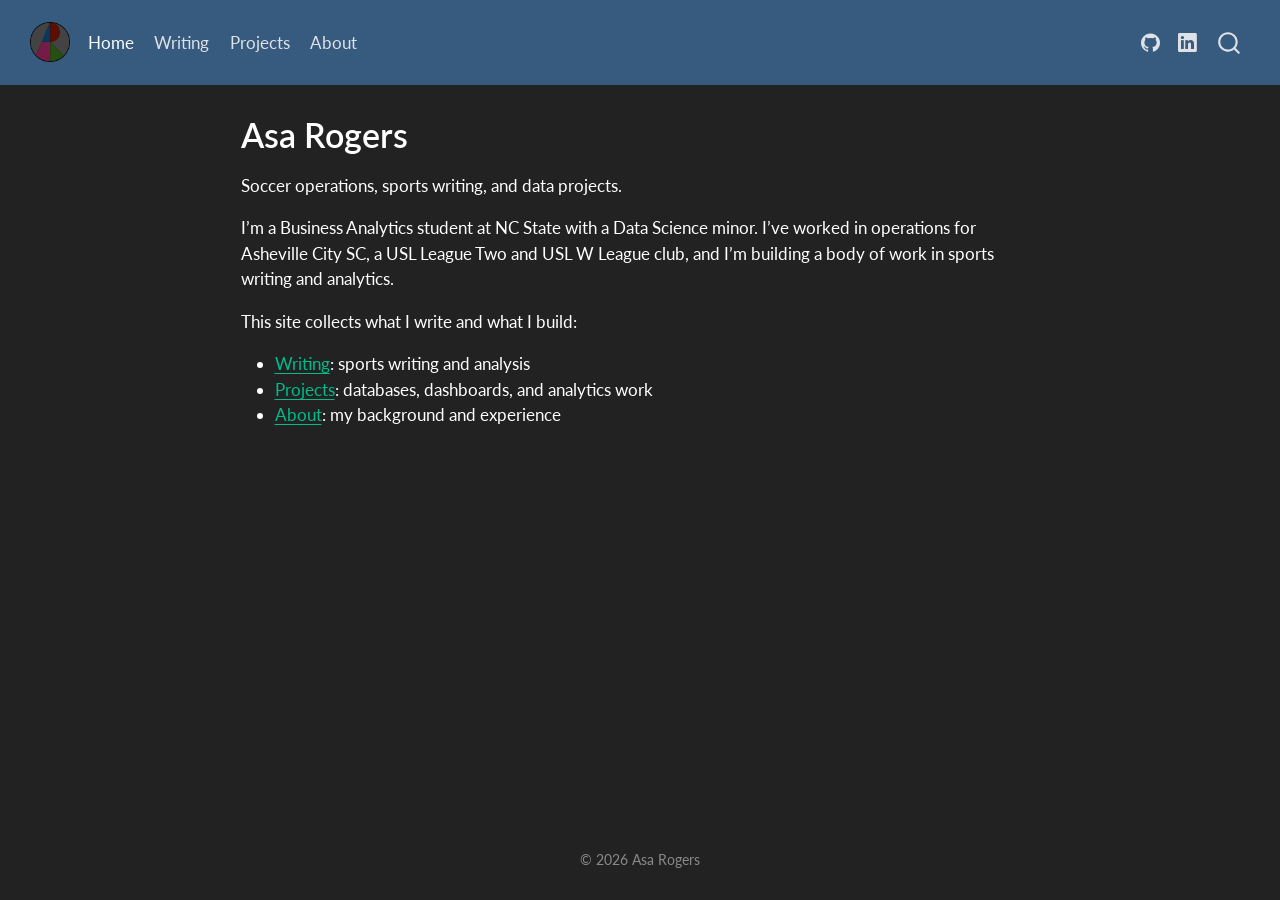
<file: index.html>
<!DOCTYPE html>
<html xmlns="http://www.w3.org/1999/xhtml" lang="en" xml:lang="en"><head>

<meta charset="utf-8">
<meta name="generator" content="quarto-1.10.19">

<meta name="viewport" content="width=device-width, initial-scale=1.0, user-scalable=yes">


<title>Asa Rogers</title>
<style>
/* Default styles provided by pandoc.
** See https://pandoc.org/MANUAL.html#variables-for-html for config info.
*/
span.smallcaps{font-variant: small-caps;}
div.columns{display: flex; gap: 1.5em;}
div.column{flex: auto;}
@media screen {
div.columns{gap: min(4vw, 1.5em);}
div.column{overflow-x: auto;}
}
div.hanging-indent{margin-left: 1.5em; text-indent: -1.5em;}
ul.task-list{list-style: none;}
ul.task-list li input[type="checkbox"] {
  width: 0.8em;
  margin: 0 0.8em 0.2em -1em; /* quarto-specific, see https://github.com/quarto-dev/quarto-cli/issues/4556 */ 
  vertical-align: middle;
}
</style>


<script src="site_libs/quarto-nav/quarto-nav.js"></script>
<script src="site_libs/quarto-nav/headroom.min.js"></script>
<script src="site_libs/clipboard/clipboard.min.js"></script>
<script src="site_libs/quarto-search/autocomplete.umd.js"></script>
<script src="site_libs/quarto-search/fuse.min.js"></script>
<script src="site_libs/quarto-search/quarto-search.js"></script>
<meta name="quarto:offset" content="./">
<link href="./logo.png" rel="icon" type="image/png">
<script src="site_libs/quarto-html/quarto.js" type="module"></script>
<script src="site_libs/quarto-html/tabsets/tabsets.js" type="module"></script>
<script src="site_libs/quarto-html/popper.min.js"></script>
<script src="site_libs/quarto-html/tippy.umd.min.js"></script>
<script src="site_libs/quarto-html/anchor.min.js"></script>
<link href="site_libs/quarto-html/tippy.css" rel="stylesheet">
<link href="site_libs/quarto-html/quarto-syntax-highlighting-dark-b626d73c4c936ccc3cb08be7d45d1df6.css" rel="stylesheet" id="quarto-text-highlighting-styles">
<script src="site_libs/bootstrap/bootstrap.min.js"></script>
<link href="site_libs/bootstrap/bootstrap-icons.css" rel="stylesheet">
<link href="site_libs/bootstrap/bootstrap-f2558efa4a24a56a075ba32e1830b902.min.css" rel="stylesheet" append-hash="true" id="quarto-bootstrap" data-mode="dark">
<script id="quarto-search-options" type="application/json">{
  "location": "navbar",
  "copy-button": false,
  "collapse-after": 3,
  "panel-placement": "end",
  "type": "overlay",
  "limit": 50,
  "keyboard-shortcut": [
    "f",
    "/",
    "s"
  ],
  "show-item-context": false,
  "language": {
    "search-no-results-text": "No results",
    "search-matching-documents-text": "matching documents",
    "search-copy-link-title": "Copy link to search",
    "search-hide-matches-text": "Hide additional matches",
    "search-more-match-text": "more match in this document",
    "search-more-matches-text": "more matches in this document",
    "search-clear-button-title": "Clear",
    "search-text-placeholder": "",
    "search-detached-cancel-button-title": "Cancel",
    "search-submit-button-title": "Submit",
    "search-label": "Search"
  }
}</script>


<link rel="stylesheet" href="styles.css">
</head>

<body class="nav-fixed fullcontent quarto-light">

<div id="quarto-search-results"></div>
  <header id="quarto-header" class="headroom fixed-top">
    <nav class="navbar navbar-expand-lg " data-bs-theme="dark">
      <div class="navbar-container container-fluid">
      <div class="navbar-brand-container mx-auto">
    <a href="./index.html" class="navbar-brand navbar-brand-logo">
    <img src="./logo.png" alt="" class="navbar-logo light-content">
    <img src="./logo.png" alt="" class="navbar-logo dark-content">
    </a>
  </div>
            <div id="quarto-search" class="" title="Search"></div>
          <button class="navbar-toggler" type="button" data-bs-toggle="collapse" data-bs-target="#navbarCollapse" aria-controls="navbarCollapse" role="menu" aria-expanded="false" aria-label="Toggle navigation" onclick="if (window.quartoToggleHeadroom) { window.quartoToggleHeadroom(); }">
  <span class="navbar-toggler-icon"></span>
</button>
          <div class="collapse navbar-collapse" id="navbarCollapse">
            <ul class="navbar-nav navbar-nav-scroll me-auto">
  <li class="nav-item">
    <a class="nav-link active" href="./index.html" aria-current="page"> 
<span class="menu-text">Home</span></a>
  </li>  
  <li class="nav-item">
    <a class="nav-link" href="./writing.html"> 
<span class="menu-text">Writing</span></a>
  </li>  
  <li class="nav-item">
    <a class="nav-link" href="./projects.html"> 
<span class="menu-text">Projects</span></a>
  </li>  
  <li class="nav-item">
    <a class="nav-link" href="./about.html"> 
<span class="menu-text">About</span></a>
  </li>  
</ul>
            <ul class="navbar-nav navbar-nav-scroll ms-auto">
  <li class="nav-item compact">
    <a class="nav-link" href="https://github.com/awroger22"> <i class="bi bi-github" role="img">
</i> 
<span class="menu-text"></span></a>
  </li>  
  <li class="nav-item compact">
    <a class="nav-link" href="./www.linkedin.com/in/asa-rogers"> <i class="bi bi-linkedin" role="img">
</i> 
<span class="menu-text"></span></a>
  </li>  
</ul>
          </div> <!-- /navcollapse -->
            <div class="quarto-navbar-tools">
</div>
      </div> <!-- /container-fluid -->
    </nav>
</header>
<!-- content -->
<div id="quarto-content" class="quarto-container page-columns page-rows-contents page-layout-article page-navbar">
<!-- sidebar -->
<!-- margin-sidebar -->
    
<!-- main -->
<main class="content" id="quarto-document-content">

<header id="title-block-header" class="quarto-title-block default">
<div class="quarto-title">
<h1 class="title">Asa Rogers</h1>
</div>



<div class="quarto-title-meta">

    
  
    
  </div>
  


</header>


<p>Soccer operations, sports writing, and data projects.</p>
<p>I’m a Business Analytics student at NC State with a Data Science minor. I’ve worked in operations for Asheville City SC, a USL League Two and USL W League club, and I’m building a body of work in sports writing and analytics.</p>
<p>This site collects what I write and what I build:</p>
<ul>
<li><a href="./writing.html">Writing</a>: sports writing and analysis</li>
<li><a href="./projects.html">Projects</a>: databases, dashboards, and analytics work</li>
<li><a href="./about.html">About</a>: my background and experience</li>
</ul>



</main> <!-- /main -->
<script id="quarto-html-after-body" type="application/javascript">
  window.document.addEventListener("DOMContentLoaded", function (event) {
    const icon = "";
    const anchorJS = new window.AnchorJS();
    anchorJS.options = {
      placement: 'right',
      icon: icon
    };
    anchorJS.add('.anchored');
    const isCodeAnnotation = (el) => {
      for (const clz of el.classList) {
        if (clz.startsWith('code-annotation-')) {                     
          return true;
        }
      }
      return false;
    }
    const onCopySuccess = function(e) {
      // button target
      const button = e.trigger;
      // don't keep focus
      button.blur();
      // flash "checked"
      button.classList.add('code-copy-button-checked');
      var currentTitle = button.getAttribute("title");
      button.setAttribute("title", "Copied!");
      let tooltip;
      if (window.bootstrap) {
        button.setAttribute("data-bs-toggle", "tooltip");
        button.setAttribute("data-bs-placement", "left");
        button.setAttribute("data-bs-title", "Copied!");
        tooltip = new bootstrap.Tooltip(button, 
          { trigger: "manual", 
            customClass: "code-copy-button-tooltip",
            offset: [0, -8]});
        tooltip.show();    
      }
      setTimeout(function() {
        if (tooltip) {
          tooltip.hide();
          button.removeAttribute("data-bs-title");
          button.removeAttribute("data-bs-toggle");
          button.removeAttribute("data-bs-placement");
        }
        button.setAttribute("title", currentTitle);
        button.classList.remove('code-copy-button-checked');
      }, 1000);
      // clear code selection
      e.clearSelection();
    }
    const getTextToCopy = function(trigger) {
      const outerScaffold = trigger.parentElement.cloneNode(true);
      const codeEl = outerScaffold.querySelector('code');
      for (const childEl of codeEl.children) {
        if (isCodeAnnotation(childEl)) {
          childEl.remove();
        }
      }
      return codeEl.innerText;
    }
    const clipboard = new window.ClipboardJS('.code-copy-button:not([data-in-quarto-modal])', {
      text: getTextToCopy
    });
    clipboard.on('success', onCopySuccess);
    if (window.document.getElementById('quarto-embedded-source-code-modal')) {
      const clipboardModal = new window.ClipboardJS('.code-copy-button[data-in-quarto-modal]', {
        text: getTextToCopy,
        container: window.document.getElementById('quarto-embedded-source-code-modal')
      });
      clipboardModal.on('success', onCopySuccess);
    }
      var localhostRegex = new RegExp(/^(?:http|https):\/\/localhost\:?[0-9]*\//);
      var mailtoRegex = new RegExp(/^mailto:/);
        var filterRegex = new RegExp("https:\/\/awroger22\.github\.io\/awroger22\/");
      var isInternal = (href) => {
          return filterRegex.test(href) || localhostRegex.test(href) || mailtoRegex.test(href);
      }
      // Inspect non-navigation links and adorn them if external
     var links = window.document.querySelectorAll('a[href]:not(.nav-link):not(.navbar-brand):not(.toc-action):not(.sidebar-link):not(.sidebar-item-toggle):not(.pagination-link):not(.no-external):not([aria-hidden]):not(.dropdown-item):not(.quarto-navigation-tool):not(.about-link)');
      for (var i=0; i<links.length; i++) {
        const link = links[i];
        if (!isInternal(link.href)) {
          // undo the damage that might have been done by quarto-nav.js in the case of
          // links that we want to consider external
          if (link.dataset.originalHref !== undefined) {
            link.href = link.dataset.originalHref;
          }
        }
      }
    function tippyHover(el, contentFn, onTriggerFn, onUntriggerFn) {
      const config = {
        allowHTML: true,
        maxWidth: 500,
        delay: 100,
        arrow: false,
        appendTo: function(el) {
            return el.parentElement;
        },
        interactive: true,
        interactiveBorder: 10,
        theme: 'quarto',
        placement: 'bottom-start',
      };
      if (contentFn) {
        config.content = contentFn;
      }
      if (onTriggerFn) {
        config.onTrigger = onTriggerFn;
      }
      if (onUntriggerFn) {
        config.onUntrigger = onUntriggerFn;
      }
      window.tippy(el, config); 
    }
    const noterefs = window.document.querySelectorAll('a[role="doc-noteref"]');
    for (var i=0; i<noterefs.length; i++) {
      const ref = noterefs[i];
      tippyHover(ref, function() {
        // use id or data attribute instead here
        let href = ref.getAttribute('data-footnote-href') || ref.getAttribute('href');
        try { href = new URL(href).hash; } catch {}
        const id = href.replace(/^#\/?/, "");
        const note = window.document.getElementById(id);
        if (note) {
          return note.innerHTML;
        } else {
          return "";
        }
      });
    }
    const xrefs = window.document.querySelectorAll('a.quarto-xref');
    const processXRef = (id, note) => {
      // Strip column container classes
      const stripColumnClz = (el) => {
        el.classList.remove("page-full", "page-columns");
        if (el.children) {
          for (const child of el.children) {
            stripColumnClz(child);
          }
        }
      }
      stripColumnClz(note)
      if (id === null || id.startsWith('sec-')) {
        // Special case sections, only their first couple elements
        const container = document.createElement("div");
        if (note.children && note.children.length > 2) {
          container.appendChild(note.children[0].cloneNode(true));
          for (let i = 1; i < note.children.length; i++) {
            const child = note.children[i];
            if (child.tagName === "P" && child.innerText === "") {
              continue;
            } else {
              container.appendChild(child.cloneNode(true));
              break;
            }
          }
          if (window.Quarto?.typesetMath) {
            window.Quarto.typesetMath(container);
          }
          return container.innerHTML
        } else {
          if (window.Quarto?.typesetMath) {
            window.Quarto.typesetMath(note);
          }
          return note.innerHTML;
        }
      } else {
        // Remove any anchor links if they are present
        const anchorLink = note.querySelector('a.anchorjs-link');
        if (anchorLink) {
          anchorLink.remove();
        }
        if (window.Quarto?.typesetMath) {
          window.Quarto.typesetMath(note);
        }
        if (note.classList.contains("callout")) {
          return note.outerHTML;
        } else {
          return note.innerHTML;
        }
      }
    }
    for (var i=0; i<xrefs.length; i++) {
      const xref = xrefs[i];
      tippyHover(xref, undefined, function(instance) {
        instance.disable();
        let url = xref.getAttribute('href');
        let hash = undefined; 
        if (url.startsWith('#')) {
          hash = url;
        } else {
          try { hash = new URL(url).hash; } catch {}
        }
        if (hash) {
          const id = hash.replace(/^#\/?/, "");
          const note = window.document.getElementById(id);
          if (note !== null) {
            try {
              const html = processXRef(id, note.cloneNode(true));
              instance.setContent(html);
            } finally {
              instance.enable();
              instance.show();
            }
          } else {
            // See if we can fetch this
            fetch(url.split('#')[0])
            .then(res => res.text())
            .then(html => {
              const parser = new DOMParser();
              const htmlDoc = parser.parseFromString(html, "text/html");
              const note = htmlDoc.getElementById(id);
              if (note !== null) {
                const html = processXRef(id, note);
                instance.setContent(html);
              } 
            }).finally(() => {
              instance.enable();
              instance.show();
            });
          }
        } else {
          // See if we can fetch a full url (with no hash to target)
          // This is a special case and we should probably do some content thinning / targeting
          fetch(url)
          .then(res => res.text())
          .then(html => {
            const parser = new DOMParser();
            const htmlDoc = parser.parseFromString(html, "text/html");
            const note = htmlDoc.querySelector('main.content');
            if (note !== null) {
              // This should only happen for chapter cross references
              // (since there is no id in the URL)
              // remove the first header
              if (note.children.length > 0 && note.children[0].tagName === "HEADER") {
                note.children[0].remove();
              }
              const html = processXRef(null, note);
              instance.setContent(html);
            } 
          }).finally(() => {
            instance.enable();
            instance.show();
          });
        }
      }, function(instance) {
      });
    }
        let selectedAnnoteEl;
        const selectorForAnnotation = ( cell, annotation) => {
          let cellAttr = 'data-code-cell="' + cell + '"';
          let lineAttr = 'data-code-annotation="' +  annotation + '"';
          const selector = 'span[' + cellAttr + '][' + lineAttr + ']';
          return selector;
        }
        const selectCodeLines = (annoteEl) => {
          const doc = window.document;
          const targetCell = annoteEl.getAttribute("data-target-cell");
          const targetAnnotation = annoteEl.getAttribute("data-target-annotation");
          const annoteSpan = window.document.querySelector(selectorForAnnotation(targetCell, targetAnnotation));
          const lines = annoteSpan.getAttribute("data-code-lines").split(",");
          const lineIds = lines.map((line) => {
            return targetCell + "-" + line;
          })
          let top = null;
          let height = null;
          let parent = null;
          if (lineIds.length > 0) {
              //compute the position of the single el (top and bottom and make a div)
              const el = window.document.getElementById(lineIds[0]);
              top = el.offsetTop;
              height = el.offsetHeight;
              parent = el.parentElement.parentElement;
            if (lineIds.length > 1) {
              const lastEl = window.document.getElementById(lineIds[lineIds.length - 1]);
              const bottom = lastEl.offsetTop + lastEl.offsetHeight;
              height = bottom - top;
            }
            if (top !== null && height !== null && parent !== null) {
              // cook up a div (if necessary) and position it 
              let div = window.document.getElementById("code-annotation-line-highlight");
              if (div === null) {
                div = window.document.createElement("div");
                div.setAttribute("id", "code-annotation-line-highlight");
                div.style.position = 'absolute';
                parent.appendChild(div);
              }
              div.style.top = top - 2 + "px";
              div.style.height = height + 4 + "px";
              div.style.left = 0;
              let gutterDiv = window.document.getElementById("code-annotation-line-highlight-gutter");
              if (gutterDiv === null) {
                gutterDiv = window.document.createElement("div");
                gutterDiv.setAttribute("id", "code-annotation-line-highlight-gutter");
                gutterDiv.style.position = 'absolute';
                const codeCell = window.document.getElementById(targetCell);
                const gutter = codeCell.querySelector('.code-annotation-gutter');
                gutter.appendChild(gutterDiv);
              }
              gutterDiv.style.top = top - 2 + "px";
              gutterDiv.style.height = height + 4 + "px";
            }
            selectedAnnoteEl = annoteEl;
          }
        };
        const unselectCodeLines = () => {
          const elementsIds = ["code-annotation-line-highlight", "code-annotation-line-highlight-gutter"];
          elementsIds.forEach((elId) => {
            const div = window.document.getElementById(elId);
            if (div) {
              div.remove();
            }
          });
          selectedAnnoteEl = undefined;
        };
          // Handle positioning of the toggle
      window.addEventListener(
        "resize",
        throttle(() => {
          elRect = undefined;
          if (selectedAnnoteEl) {
            selectCodeLines(selectedAnnoteEl);
          }
        }, 10)
      );
      function throttle(fn, ms) {
      let throttle = false;
      let timer;
        return (...args) => {
          if(!throttle) { // first call gets through
              fn.apply(this, args);
              throttle = true;
          } else { // all the others get throttled
              if(timer) clearTimeout(timer); // cancel #2
              timer = setTimeout(() => {
                fn.apply(this, args);
                timer = throttle = false;
              }, ms);
          }
        };
      }
        // Attach click handler to the DT
        const annoteDls = window.document.querySelectorAll('dt[data-target-cell]');
        for (const annoteDlNode of annoteDls) {
          annoteDlNode.addEventListener('click', (event) => {
            const clickedEl = event.target;
            if (clickedEl !== selectedAnnoteEl) {
              unselectCodeLines();
              const activeEl = window.document.querySelector('dt[data-target-cell].code-annotation-active');
              if (activeEl) {
                activeEl.classList.remove('code-annotation-active');
              }
              selectCodeLines(clickedEl);
              clickedEl.classList.add('code-annotation-active');
            } else {
              // Unselect the line
              unselectCodeLines();
              clickedEl.classList.remove('code-annotation-active');
            }
          });
        }
    const findCites = (el) => {
      const parentEl = el.parentElement;
      if (parentEl) {
        const cites = parentEl.dataset.cites;
        if (cites) {
          return {
            el,
            cites: cites.split(' ')
          };
        } else {
          return findCites(el.parentElement)
        }
      } else {
        return undefined;
      }
    };
    var bibliorefs = window.document.querySelectorAll('a[role="doc-biblioref"]');
    for (var i=0; i<bibliorefs.length; i++) {
      const ref = bibliorefs[i];
      const citeInfo = findCites(ref);
      if (citeInfo) {
        tippyHover(citeInfo.el, function() {
          var popup = window.document.createElement('div');
          citeInfo.cites.forEach(function(cite) {
            var citeDiv = window.document.createElement('div');
            citeDiv.classList.add('hanging-indent');
            citeDiv.classList.add('csl-entry');
            var biblioDiv = window.document.getElementById('ref-' + cite);
            if (biblioDiv) {
              citeDiv.innerHTML = biblioDiv.innerHTML;
            }
            popup.appendChild(citeDiv);
          });
          return popup.innerHTML;
        });
      }
    }
  });
  </script>
</div> <!-- /content -->
<footer class="footer">
  <div class="nav-footer">
    <div class="nav-footer-left">
      &nbsp;
    </div>   
    <div class="nav-footer-center">
<p>© 2026 Asa Rogers</p>
</div>
    <div class="nav-footer-right">
      &nbsp;
    </div>
  </div>
</footer>




</body></html>
</file>
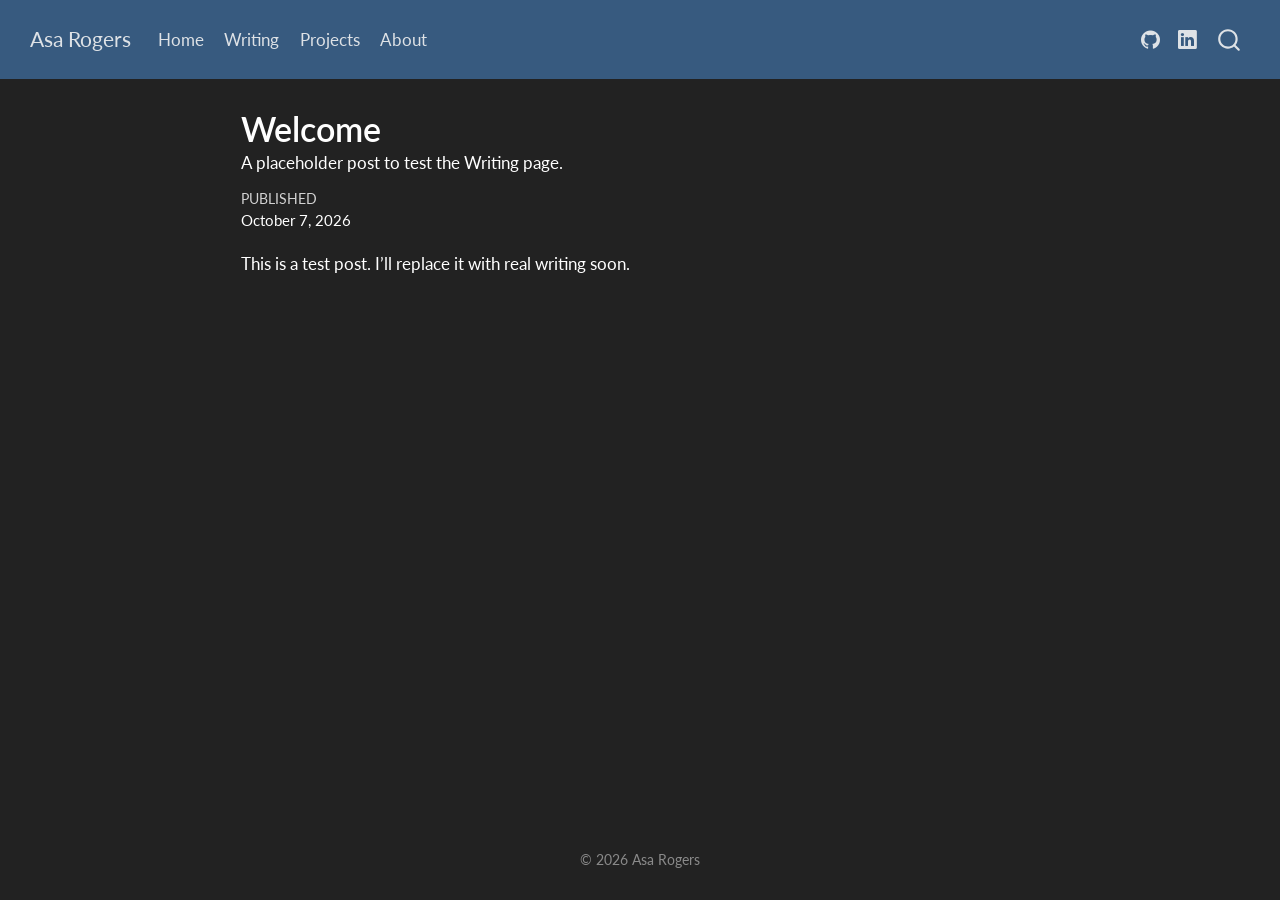
<file: posts/welcome/index.html>
<!DOCTYPE html>
<html xmlns="http://www.w3.org/1999/xhtml" lang="en" xml:lang="en"><head>

<meta charset="utf-8">
<meta name="generator" content="quarto-1.10.19">

<meta name="viewport" content="width=device-width, initial-scale=1.0, user-scalable=yes">

<meta name="dcterms.date" content="2026-10-07">
<meta name="description" content="A placeholder post to test the Writing page.">

<title>Welcome – Asa Rogers</title>
<style>
/* Default styles provided by pandoc.
** See https://pandoc.org/MANUAL.html#variables-for-html for config info.
*/
span.smallcaps{font-variant: small-caps;}
div.columns{display: flex; gap: 1.5em;}
div.column{flex: auto;}
@media screen {
div.columns{gap: min(4vw, 1.5em);}
div.column{overflow-x: auto;}
}
div.hanging-indent{margin-left: 1.5em; text-indent: -1.5em;}
ul.task-list{list-style: none;}
ul.task-list li input[type="checkbox"] {
  width: 0.8em;
  margin: 0 0.8em 0.2em -1em; /* quarto-specific, see https://github.com/quarto-dev/quarto-cli/issues/4556 */ 
  vertical-align: middle;
}
</style>


<script src="../../site_libs/quarto-nav/quarto-nav.js"></script>
<script src="../../site_libs/quarto-nav/headroom.min.js"></script>
<script src="../../site_libs/clipboard/clipboard.min.js"></script>
<script src="../../site_libs/quarto-search/autocomplete.umd.js"></script>
<script src="../../site_libs/quarto-search/fuse.min.js"></script>
<script src="../../site_libs/quarto-search/quarto-search.js"></script>
<meta name="quarto:offset" content="../../">
<script src="../../site_libs/quarto-html/quarto.js" type="module"></script>
<script src="../../site_libs/quarto-html/tabsets/tabsets.js" type="module"></script>
<script src="../../site_libs/quarto-html/popper.min.js"></script>
<script src="../../site_libs/quarto-html/tippy.umd.min.js"></script>
<script src="../../site_libs/quarto-html/anchor.min.js"></script>
<link href="../../site_libs/quarto-html/tippy.css" rel="stylesheet">
<link href="../../site_libs/quarto-html/quarto-syntax-highlighting-dark-b626d73c4c936ccc3cb08be7d45d1df6.css" rel="stylesheet" id="quarto-text-highlighting-styles">
<script src="../../site_libs/bootstrap/bootstrap.min.js"></script>
<link href="../../site_libs/bootstrap/bootstrap-icons.css" rel="stylesheet">
<link href="../../site_libs/bootstrap/bootstrap-f2558efa4a24a56a075ba32e1830b902.min.css" rel="stylesheet" append-hash="true" id="quarto-bootstrap" data-mode="dark">
<script id="quarto-search-options" type="application/json">{
  "location": "navbar",
  "copy-button": false,
  "collapse-after": 3,
  "panel-placement": "end",
  "type": "overlay",
  "limit": 50,
  "keyboard-shortcut": [
    "f",
    "/",
    "s"
  ],
  "show-item-context": false,
  "language": {
    "search-no-results-text": "No results",
    "search-matching-documents-text": "matching documents",
    "search-copy-link-title": "Copy link to search",
    "search-hide-matches-text": "Hide additional matches",
    "search-more-match-text": "more match in this document",
    "search-more-matches-text": "more matches in this document",
    "search-clear-button-title": "Clear",
    "search-text-placeholder": "",
    "search-detached-cancel-button-title": "Cancel",
    "search-submit-button-title": "Submit",
    "search-label": "Search"
  }
}</script>


<link rel="stylesheet" href="../../styles.css">
</head>

<body class="nav-fixed fullcontent quarto-light">

<div id="quarto-search-results"></div>
  <header id="quarto-header" class="headroom fixed-top">
    <nav class="navbar navbar-expand-lg " data-bs-theme="dark">
      <div class="navbar-container container-fluid">
      <div class="navbar-brand-container mx-auto">
    <a class="navbar-brand" href="../../index.html">
    <span class="navbar-title">Asa Rogers</span>
    </a>
  </div>
            <div id="quarto-search" class="" title="Search"></div>
          <button class="navbar-toggler" type="button" data-bs-toggle="collapse" data-bs-target="#navbarCollapse" aria-controls="navbarCollapse" role="menu" aria-expanded="false" aria-label="Toggle navigation" onclick="if (window.quartoToggleHeadroom) { window.quartoToggleHeadroom(); }">
  <span class="navbar-toggler-icon"></span>
</button>
          <div class="collapse navbar-collapse" id="navbarCollapse">
            <ul class="navbar-nav navbar-nav-scroll me-auto">
  <li class="nav-item">
    <a class="nav-link" href="../../index.html"> 
<span class="menu-text">Home</span></a>
  </li>  
  <li class="nav-item">
    <a class="nav-link" href="../../writing.html"> 
<span class="menu-text">Writing</span></a>
  </li>  
  <li class="nav-item">
    <a class="nav-link" href="../../projects.html"> 
<span class="menu-text">Projects</span></a>
  </li>  
  <li class="nav-item">
    <a class="nav-link" href="../../about.html"> 
<span class="menu-text">About</span></a>
  </li>  
</ul>
            <ul class="navbar-nav navbar-nav-scroll ms-auto">
  <li class="nav-item compact">
    <a class="nav-link" href="https://github.com/awroger22"> <i class="bi bi-github" role="img">
</i> 
<span class="menu-text"></span></a>
  </li>  
  <li class="nav-item compact">
    <a class="nav-link" href="../../www.linkedin.com/in/asa-rogers"> <i class="bi bi-linkedin" role="img">
</i> 
<span class="menu-text"></span></a>
  </li>  
</ul>
          </div> <!-- /navcollapse -->
            <div class="quarto-navbar-tools">
</div>
      </div> <!-- /container-fluid -->
    </nav>
</header>
<!-- content -->
<div id="quarto-content" class="quarto-container page-columns page-rows-contents page-layout-article page-navbar">
<!-- sidebar -->
<!-- margin-sidebar -->
    
<!-- main -->
<main class="content" id="quarto-document-content">

<header id="title-block-header" class="quarto-title-block default">
<div class="quarto-title">
<h1 class="title">Welcome</h1>
</div>

<div>
  <div class="description">
    A placeholder post to test the Writing page.
  </div>
</div>


<div class="quarto-title-meta">

    
    <div>
    <div class="quarto-title-meta-heading">Published</div>
    <div class="quarto-title-meta-contents">
      <p class="date">October 7, 2026</p>
    </div>
  </div>
  
    
  </div>
  


</header>


<p>This is a test post. I’ll replace it with real writing soon.</p>



</main> <!-- /main -->
<script id="quarto-html-after-body" type="application/javascript">
  window.document.addEventListener("DOMContentLoaded", function (event) {
    const icon = "";
    const anchorJS = new window.AnchorJS();
    anchorJS.options = {
      placement: 'right',
      icon: icon
    };
    anchorJS.add('.anchored');
    const isCodeAnnotation = (el) => {
      for (const clz of el.classList) {
        if (clz.startsWith('code-annotation-')) {                     
          return true;
        }
      }
      return false;
    }
    const onCopySuccess = function(e) {
      // button target
      const button = e.trigger;
      // don't keep focus
      button.blur();
      // flash "checked"
      button.classList.add('code-copy-button-checked');
      var currentTitle = button.getAttribute("title");
      button.setAttribute("title", "Copied!");
      let tooltip;
      if (window.bootstrap) {
        button.setAttribute("data-bs-toggle", "tooltip");
        button.setAttribute("data-bs-placement", "left");
        button.setAttribute("data-bs-title", "Copied!");
        tooltip = new bootstrap.Tooltip(button, 
          { trigger: "manual", 
            customClass: "code-copy-button-tooltip",
            offset: [0, -8]});
        tooltip.show();    
      }
      setTimeout(function() {
        if (tooltip) {
          tooltip.hide();
          button.removeAttribute("data-bs-title");
          button.removeAttribute("data-bs-toggle");
          button.removeAttribute("data-bs-placement");
        }
        button.setAttribute("title", currentTitle);
        button.classList.remove('code-copy-button-checked');
      }, 1000);
      // clear code selection
      e.clearSelection();
    }
    const getTextToCopy = function(trigger) {
      const outerScaffold = trigger.parentElement.cloneNode(true);
      const codeEl = outerScaffold.querySelector('code');
      for (const childEl of codeEl.children) {
        if (isCodeAnnotation(childEl)) {
          childEl.remove();
        }
      }
      return codeEl.innerText;
    }
    const clipboard = new window.ClipboardJS('.code-copy-button:not([data-in-quarto-modal])', {
      text: getTextToCopy
    });
    clipboard.on('success', onCopySuccess);
    if (window.document.getElementById('quarto-embedded-source-code-modal')) {
      const clipboardModal = new window.ClipboardJS('.code-copy-button[data-in-quarto-modal]', {
        text: getTextToCopy,
        container: window.document.getElementById('quarto-embedded-source-code-modal')
      });
      clipboardModal.on('success', onCopySuccess);
    }
      var localhostRegex = new RegExp(/^(?:http|https):\/\/localhost\:?[0-9]*\//);
      var mailtoRegex = new RegExp(/^mailto:/);
        var filterRegex = new RegExp("https:\/\/awroger22\.github\.io\/awroger22\/");
      var isInternal = (href) => {
          return filterRegex.test(href) || localhostRegex.test(href) || mailtoRegex.test(href);
      }
      // Inspect non-navigation links and adorn them if external
     var links = window.document.querySelectorAll('a[href]:not(.nav-link):not(.navbar-brand):not(.toc-action):not(.sidebar-link):not(.sidebar-item-toggle):not(.pagination-link):not(.no-external):not([aria-hidden]):not(.dropdown-item):not(.quarto-navigation-tool):not(.about-link)');
      for (var i=0; i<links.length; i++) {
        const link = links[i];
        if (!isInternal(link.href)) {
          // undo the damage that might have been done by quarto-nav.js in the case of
          // links that we want to consider external
          if (link.dataset.originalHref !== undefined) {
            link.href = link.dataset.originalHref;
          }
        }
      }
    function tippyHover(el, contentFn, onTriggerFn, onUntriggerFn) {
      const config = {
        allowHTML: true,
        maxWidth: 500,
        delay: 100,
        arrow: false,
        appendTo: function(el) {
            return el.parentElement;
        },
        interactive: true,
        interactiveBorder: 10,
        theme: 'quarto',
        placement: 'bottom-start',
      };
      if (contentFn) {
        config.content = contentFn;
      }
      if (onTriggerFn) {
        config.onTrigger = onTriggerFn;
      }
      if (onUntriggerFn) {
        config.onUntrigger = onUntriggerFn;
      }
      window.tippy(el, config); 
    }
    const noterefs = window.document.querySelectorAll('a[role="doc-noteref"]');
    for (var i=0; i<noterefs.length; i++) {
      const ref = noterefs[i];
      tippyHover(ref, function() {
        // use id or data attribute instead here
        let href = ref.getAttribute('data-footnote-href') || ref.getAttribute('href');
        try { href = new URL(href).hash; } catch {}
        const id = href.replace(/^#\/?/, "");
        const note = window.document.getElementById(id);
        if (note) {
          return note.innerHTML;
        } else {
          return "";
        }
      });
    }
    const xrefs = window.document.querySelectorAll('a.quarto-xref');
    const processXRef = (id, note) => {
      // Strip column container classes
      const stripColumnClz = (el) => {
        el.classList.remove("page-full", "page-columns");
        if (el.children) {
          for (const child of el.children) {
            stripColumnClz(child);
          }
        }
      }
      stripColumnClz(note)
      if (id === null || id.startsWith('sec-')) {
        // Special case sections, only their first couple elements
        const container = document.createElement("div");
        if (note.children && note.children.length > 2) {
          container.appendChild(note.children[0].cloneNode(true));
          for (let i = 1; i < note.children.length; i++) {
            const child = note.children[i];
            if (child.tagName === "P" && child.innerText === "") {
              continue;
            } else {
              container.appendChild(child.cloneNode(true));
              break;
            }
          }
          if (window.Quarto?.typesetMath) {
            window.Quarto.typesetMath(container);
          }
          return container.innerHTML
        } else {
          if (window.Quarto?.typesetMath) {
            window.Quarto.typesetMath(note);
          }
          return note.innerHTML;
        }
      } else {
        // Remove any anchor links if they are present
        const anchorLink = note.querySelector('a.anchorjs-link');
        if (anchorLink) {
          anchorLink.remove();
        }
        if (window.Quarto?.typesetMath) {
          window.Quarto.typesetMath(note);
        }
        if (note.classList.contains("callout")) {
          return note.outerHTML;
        } else {
          return note.innerHTML;
        }
      }
    }
    for (var i=0; i<xrefs.length; i++) {
      const xref = xrefs[i];
      tippyHover(xref, undefined, function(instance) {
        instance.disable();
        let url = xref.getAttribute('href');
        let hash = undefined; 
        if (url.startsWith('#')) {
          hash = url;
        } else {
          try { hash = new URL(url).hash; } catch {}
        }
        if (hash) {
          const id = hash.replace(/^#\/?/, "");
          const note = window.document.getElementById(id);
          if (note !== null) {
            try {
              const html = processXRef(id, note.cloneNode(true));
              instance.setContent(html);
            } finally {
              instance.enable();
              instance.show();
            }
          } else {
            // See if we can fetch this
            fetch(url.split('#')[0])
            .then(res => res.text())
            .then(html => {
              const parser = new DOMParser();
              const htmlDoc = parser.parseFromString(html, "text/html");
              const note = htmlDoc.getElementById(id);
              if (note !== null) {
                const html = processXRef(id, note);
                instance.setContent(html);
              } 
            }).finally(() => {
              instance.enable();
              instance.show();
            });
          }
        } else {
          // See if we can fetch a full url (with no hash to target)
          // This is a special case and we should probably do some content thinning / targeting
          fetch(url)
          .then(res => res.text())
          .then(html => {
            const parser = new DOMParser();
            const htmlDoc = parser.parseFromString(html, "text/html");
            const note = htmlDoc.querySelector('main.content');
            if (note !== null) {
              // This should only happen for chapter cross references
              // (since there is no id in the URL)
              // remove the first header
              if (note.children.length > 0 && note.children[0].tagName === "HEADER") {
                note.children[0].remove();
              }
              const html = processXRef(null, note);
              instance.setContent(html);
            } 
          }).finally(() => {
            instance.enable();
            instance.show();
          });
        }
      }, function(instance) {
      });
    }
        let selectedAnnoteEl;
        const selectorForAnnotation = ( cell, annotation) => {
          let cellAttr = 'data-code-cell="' + cell + '"';
          let lineAttr = 'data-code-annotation="' +  annotation + '"';
          const selector = 'span[' + cellAttr + '][' + lineAttr + ']';
          return selector;
        }
        const selectCodeLines = (annoteEl) => {
          const doc = window.document;
          const targetCell = annoteEl.getAttribute("data-target-cell");
          const targetAnnotation = annoteEl.getAttribute("data-target-annotation");
          const annoteSpan = window.document.querySelector(selectorForAnnotation(targetCell, targetAnnotation));
          const lines = annoteSpan.getAttribute("data-code-lines").split(",");
          const lineIds = lines.map((line) => {
            return targetCell + "-" + line;
          })
          let top = null;
          let height = null;
          let parent = null;
          if (lineIds.length > 0) {
              //compute the position of the single el (top and bottom and make a div)
              const el = window.document.getElementById(lineIds[0]);
              top = el.offsetTop;
              height = el.offsetHeight;
              parent = el.parentElement.parentElement;
            if (lineIds.length > 1) {
              const lastEl = window.document.getElementById(lineIds[lineIds.length - 1]);
              const bottom = lastEl.offsetTop + lastEl.offsetHeight;
              height = bottom - top;
            }
            if (top !== null && height !== null && parent !== null) {
              // cook up a div (if necessary) and position it 
              let div = window.document.getElementById("code-annotation-line-highlight");
              if (div === null) {
                div = window.document.createElement("div");
                div.setAttribute("id", "code-annotation-line-highlight");
                div.style.position = 'absolute';
                parent.appendChild(div);
              }
              div.style.top = top - 2 + "px";
              div.style.height = height + 4 + "px";
              div.style.left = 0;
              let gutterDiv = window.document.getElementById("code-annotation-line-highlight-gutter");
              if (gutterDiv === null) {
                gutterDiv = window.document.createElement("div");
                gutterDiv.setAttribute("id", "code-annotation-line-highlight-gutter");
                gutterDiv.style.position = 'absolute';
                const codeCell = window.document.getElementById(targetCell);
                const gutter = codeCell.querySelector('.code-annotation-gutter');
                gutter.appendChild(gutterDiv);
              }
              gutterDiv.style.top = top - 2 + "px";
              gutterDiv.style.height = height + 4 + "px";
            }
            selectedAnnoteEl = annoteEl;
          }
        };
        const unselectCodeLines = () => {
          const elementsIds = ["code-annotation-line-highlight", "code-annotation-line-highlight-gutter"];
          elementsIds.forEach((elId) => {
            const div = window.document.getElementById(elId);
            if (div) {
              div.remove();
            }
          });
          selectedAnnoteEl = undefined;
        };
          // Handle positioning of the toggle
      window.addEventListener(
        "resize",
        throttle(() => {
          elRect = undefined;
          if (selectedAnnoteEl) {
            selectCodeLines(selectedAnnoteEl);
          }
        }, 10)
      );
      function throttle(fn, ms) {
      let throttle = false;
      let timer;
        return (...args) => {
          if(!throttle) { // first call gets through
              fn.apply(this, args);
              throttle = true;
          } else { // all the others get throttled
              if(timer) clearTimeout(timer); // cancel #2
              timer = setTimeout(() => {
                fn.apply(this, args);
                timer = throttle = false;
              }, ms);
          }
        };
      }
        // Attach click handler to the DT
        const annoteDls = window.document.querySelectorAll('dt[data-target-cell]');
        for (const annoteDlNode of annoteDls) {
          annoteDlNode.addEventListener('click', (event) => {
            const clickedEl = event.target;
            if (clickedEl !== selectedAnnoteEl) {
              unselectCodeLines();
              const activeEl = window.document.querySelector('dt[data-target-cell].code-annotation-active');
              if (activeEl) {
                activeEl.classList.remove('code-annotation-active');
              }
              selectCodeLines(clickedEl);
              clickedEl.classList.add('code-annotation-active');
            } else {
              // Unselect the line
              unselectCodeLines();
              clickedEl.classList.remove('code-annotation-active');
            }
          });
        }
    const findCites = (el) => {
      const parentEl = el.parentElement;
      if (parentEl) {
        const cites = parentEl.dataset.cites;
        if (cites) {
          return {
            el,
            cites: cites.split(' ')
          };
        } else {
          return findCites(el.parentElement)
        }
      } else {
        return undefined;
      }
    };
    var bibliorefs = window.document.querySelectorAll('a[role="doc-biblioref"]');
    for (var i=0; i<bibliorefs.length; i++) {
      const ref = bibliorefs[i];
      const citeInfo = findCites(ref);
      if (citeInfo) {
        tippyHover(citeInfo.el, function() {
          var popup = window.document.createElement('div');
          citeInfo.cites.forEach(function(cite) {
            var citeDiv = window.document.createElement('div');
            citeDiv.classList.add('hanging-indent');
            citeDiv.classList.add('csl-entry');
            var biblioDiv = window.document.getElementById('ref-' + cite);
            if (biblioDiv) {
              citeDiv.innerHTML = biblioDiv.innerHTML;
            }
            popup.appendChild(citeDiv);
          });
          return popup.innerHTML;
        });
      }
    }
  });
  </script>
</div> <!-- /content -->
<footer class="footer">
  <div class="nav-footer">
    <div class="nav-footer-left">
      &nbsp;
    </div>   
    <div class="nav-footer-center">
<p>© 2026 Asa Rogers</p>
</div>
    <div class="nav-footer-right">
      &nbsp;
    </div>
  </div>
</footer>




</body></html>
</file>
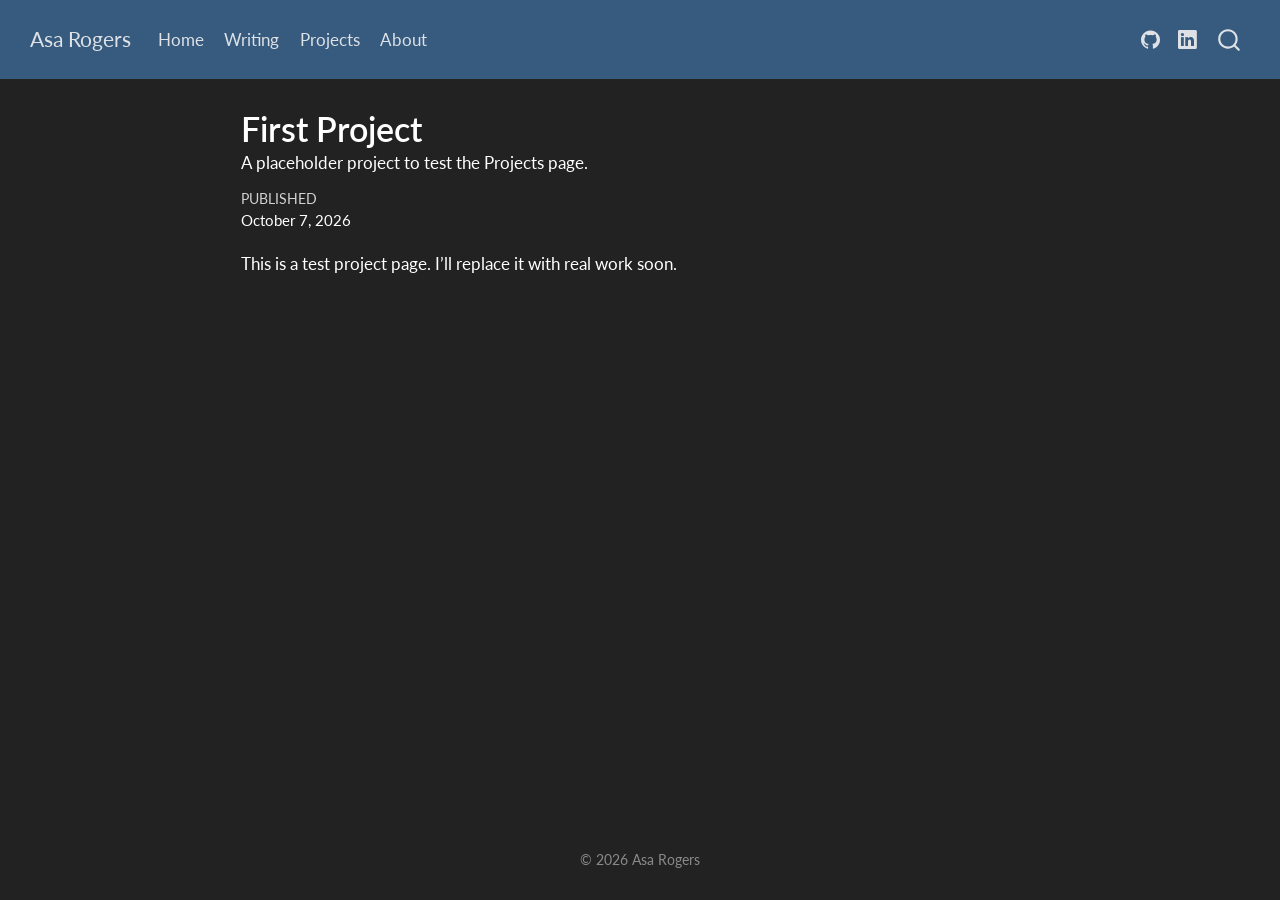
<file: projects/first-project/index.html>
<!DOCTYPE html>
<html xmlns="http://www.w3.org/1999/xhtml" lang="en" xml:lang="en"><head>

<meta charset="utf-8">
<meta name="generator" content="quarto-1.10.19">

<meta name="viewport" content="width=device-width, initial-scale=1.0, user-scalable=yes">

<meta name="dcterms.date" content="2026-10-07">
<meta name="description" content="A placeholder project to test the Projects page.">

<title>First Project – Asa Rogers</title>
<style>
/* Default styles provided by pandoc.
** See https://pandoc.org/MANUAL.html#variables-for-html for config info.
*/
span.smallcaps{font-variant: small-caps;}
div.columns{display: flex; gap: 1.5em;}
div.column{flex: auto;}
@media screen {
div.columns{gap: min(4vw, 1.5em);}
div.column{overflow-x: auto;}
}
div.hanging-indent{margin-left: 1.5em; text-indent: -1.5em;}
ul.task-list{list-style: none;}
ul.task-list li input[type="checkbox"] {
  width: 0.8em;
  margin: 0 0.8em 0.2em -1em; /* quarto-specific, see https://github.com/quarto-dev/quarto-cli/issues/4556 */ 
  vertical-align: middle;
}
</style>


<script src="../../site_libs/quarto-nav/quarto-nav.js"></script>
<script src="../../site_libs/quarto-nav/headroom.min.js"></script>
<script src="../../site_libs/clipboard/clipboard.min.js"></script>
<script src="../../site_libs/quarto-search/autocomplete.umd.js"></script>
<script src="../../site_libs/quarto-search/fuse.min.js"></script>
<script src="../../site_libs/quarto-search/quarto-search.js"></script>
<meta name="quarto:offset" content="../../">
<script src="../../site_libs/quarto-html/quarto.js" type="module"></script>
<script src="../../site_libs/quarto-html/tabsets/tabsets.js" type="module"></script>
<script src="../../site_libs/quarto-html/popper.min.js"></script>
<script src="../../site_libs/quarto-html/tippy.umd.min.js"></script>
<script src="../../site_libs/quarto-html/anchor.min.js"></script>
<link href="../../site_libs/quarto-html/tippy.css" rel="stylesheet">
<link href="../../site_libs/quarto-html/quarto-syntax-highlighting-dark-b626d73c4c936ccc3cb08be7d45d1df6.css" rel="stylesheet" id="quarto-text-highlighting-styles">
<script src="../../site_libs/bootstrap/bootstrap.min.js"></script>
<link href="../../site_libs/bootstrap/bootstrap-icons.css" rel="stylesheet">
<link href="../../site_libs/bootstrap/bootstrap-f2558efa4a24a56a075ba32e1830b902.min.css" rel="stylesheet" append-hash="true" id="quarto-bootstrap" data-mode="dark">
<script id="quarto-search-options" type="application/json">{
  "location": "navbar",
  "copy-button": false,
  "collapse-after": 3,
  "panel-placement": "end",
  "type": "overlay",
  "limit": 50,
  "keyboard-shortcut": [
    "f",
    "/",
    "s"
  ],
  "show-item-context": false,
  "language": {
    "search-no-results-text": "No results",
    "search-matching-documents-text": "matching documents",
    "search-copy-link-title": "Copy link to search",
    "search-hide-matches-text": "Hide additional matches",
    "search-more-match-text": "more match in this document",
    "search-more-matches-text": "more matches in this document",
    "search-clear-button-title": "Clear",
    "search-text-placeholder": "",
    "search-detached-cancel-button-title": "Cancel",
    "search-submit-button-title": "Submit",
    "search-label": "Search"
  }
}</script>


<link rel="stylesheet" href="../../styles.css">
</head>

<body class="nav-fixed fullcontent quarto-light">

<div id="quarto-search-results"></div>
  <header id="quarto-header" class="headroom fixed-top">
    <nav class="navbar navbar-expand-lg " data-bs-theme="dark">
      <div class="navbar-container container-fluid">
      <div class="navbar-brand-container mx-auto">
    <a class="navbar-brand" href="../../index.html">
    <span class="navbar-title">Asa Rogers</span>
    </a>
  </div>
            <div id="quarto-search" class="" title="Search"></div>
          <button class="navbar-toggler" type="button" data-bs-toggle="collapse" data-bs-target="#navbarCollapse" aria-controls="navbarCollapse" role="menu" aria-expanded="false" aria-label="Toggle navigation" onclick="if (window.quartoToggleHeadroom) { window.quartoToggleHeadroom(); }">
  <span class="navbar-toggler-icon"></span>
</button>
          <div class="collapse navbar-collapse" id="navbarCollapse">
            <ul class="navbar-nav navbar-nav-scroll me-auto">
  <li class="nav-item">
    <a class="nav-link" href="../../index.html"> 
<span class="menu-text">Home</span></a>
  </li>  
  <li class="nav-item">
    <a class="nav-link" href="../../writing.html"> 
<span class="menu-text">Writing</span></a>
  </li>  
  <li class="nav-item">
    <a class="nav-link" href="../../projects.html"> 
<span class="menu-text">Projects</span></a>
  </li>  
  <li class="nav-item">
    <a class="nav-link" href="../../about.html"> 
<span class="menu-text">About</span></a>
  </li>  
</ul>
            <ul class="navbar-nav navbar-nav-scroll ms-auto">
  <li class="nav-item compact">
    <a class="nav-link" href="https://github.com/awroger22"> <i class="bi bi-github" role="img">
</i> 
<span class="menu-text"></span></a>
  </li>  
  <li class="nav-item compact">
    <a class="nav-link" href="../../www.linkedin.com/in/asa-rogers"> <i class="bi bi-linkedin" role="img">
</i> 
<span class="menu-text"></span></a>
  </li>  
</ul>
          </div> <!-- /navcollapse -->
            <div class="quarto-navbar-tools">
</div>
      </div> <!-- /container-fluid -->
    </nav>
</header>
<!-- content -->
<div id="quarto-content" class="quarto-container page-columns page-rows-contents page-layout-article page-navbar">
<!-- sidebar -->
<!-- margin-sidebar -->
    
<!-- main -->
<main class="content" id="quarto-document-content">

<header id="title-block-header" class="quarto-title-block default">
<div class="quarto-title">
<h1 class="title">First Project</h1>
</div>

<div>
  <div class="description">
    A placeholder project to test the Projects page.
  </div>
</div>


<div class="quarto-title-meta">

    
    <div>
    <div class="quarto-title-meta-heading">Published</div>
    <div class="quarto-title-meta-contents">
      <p class="date">October 7, 2026</p>
    </div>
  </div>
  
    
  </div>
  


</header>


<p>This is a test project page. I’ll replace it with real work soon.</p>



</main> <!-- /main -->
<script id="quarto-html-after-body" type="application/javascript">
  window.document.addEventListener("DOMContentLoaded", function (event) {
    const icon = "";
    const anchorJS = new window.AnchorJS();
    anchorJS.options = {
      placement: 'right',
      icon: icon
    };
    anchorJS.add('.anchored');
    const isCodeAnnotation = (el) => {
      for (const clz of el.classList) {
        if (clz.startsWith('code-annotation-')) {                     
          return true;
        }
      }
      return false;
    }
    const onCopySuccess = function(e) {
      // button target
      const button = e.trigger;
      // don't keep focus
      button.blur();
      // flash "checked"
      button.classList.add('code-copy-button-checked');
      var currentTitle = button.getAttribute("title");
      button.setAttribute("title", "Copied!");
      let tooltip;
      if (window.bootstrap) {
        button.setAttribute("data-bs-toggle", "tooltip");
        button.setAttribute("data-bs-placement", "left");
        button.setAttribute("data-bs-title", "Copied!");
        tooltip = new bootstrap.Tooltip(button, 
          { trigger: "manual", 
            customClass: "code-copy-button-tooltip",
            offset: [0, -8]});
        tooltip.show();    
      }
      setTimeout(function() {
        if (tooltip) {
          tooltip.hide();
          button.removeAttribute("data-bs-title");
          button.removeAttribute("data-bs-toggle");
          button.removeAttribute("data-bs-placement");
        }
        button.setAttribute("title", currentTitle);
        button.classList.remove('code-copy-button-checked');
      }, 1000);
      // clear code selection
      e.clearSelection();
    }
    const getTextToCopy = function(trigger) {
      const outerScaffold = trigger.parentElement.cloneNode(true);
      const codeEl = outerScaffold.querySelector('code');
      for (const childEl of codeEl.children) {
        if (isCodeAnnotation(childEl)) {
          childEl.remove();
        }
      }
      return codeEl.innerText;
    }
    const clipboard = new window.ClipboardJS('.code-copy-button:not([data-in-quarto-modal])', {
      text: getTextToCopy
    });
    clipboard.on('success', onCopySuccess);
    if (window.document.getElementById('quarto-embedded-source-code-modal')) {
      const clipboardModal = new window.ClipboardJS('.code-copy-button[data-in-quarto-modal]', {
        text: getTextToCopy,
        container: window.document.getElementById('quarto-embedded-source-code-modal')
      });
      clipboardModal.on('success', onCopySuccess);
    }
      var localhostRegex = new RegExp(/^(?:http|https):\/\/localhost\:?[0-9]*\//);
      var mailtoRegex = new RegExp(/^mailto:/);
        var filterRegex = new RegExp("https:\/\/awroger22\.github\.io\/awroger22\/");
      var isInternal = (href) => {
          return filterRegex.test(href) || localhostRegex.test(href) || mailtoRegex.test(href);
      }
      // Inspect non-navigation links and adorn them if external
     var links = window.document.querySelectorAll('a[href]:not(.nav-link):not(.navbar-brand):not(.toc-action):not(.sidebar-link):not(.sidebar-item-toggle):not(.pagination-link):not(.no-external):not([aria-hidden]):not(.dropdown-item):not(.quarto-navigation-tool):not(.about-link)');
      for (var i=0; i<links.length; i++) {
        const link = links[i];
        if (!isInternal(link.href)) {
          // undo the damage that might have been done by quarto-nav.js in the case of
          // links that we want to consider external
          if (link.dataset.originalHref !== undefined) {
            link.href = link.dataset.originalHref;
          }
        }
      }
    function tippyHover(el, contentFn, onTriggerFn, onUntriggerFn) {
      const config = {
        allowHTML: true,
        maxWidth: 500,
        delay: 100,
        arrow: false,
        appendTo: function(el) {
            return el.parentElement;
        },
        interactive: true,
        interactiveBorder: 10,
        theme: 'quarto',
        placement: 'bottom-start',
      };
      if (contentFn) {
        config.content = contentFn;
      }
      if (onTriggerFn) {
        config.onTrigger = onTriggerFn;
      }
      if (onUntriggerFn) {
        config.onUntrigger = onUntriggerFn;
      }
      window.tippy(el, config); 
    }
    const noterefs = window.document.querySelectorAll('a[role="doc-noteref"]');
    for (var i=0; i<noterefs.length; i++) {
      const ref = noterefs[i];
      tippyHover(ref, function() {
        // use id or data attribute instead here
        let href = ref.getAttribute('data-footnote-href') || ref.getAttribute('href');
        try { href = new URL(href).hash; } catch {}
        const id = href.replace(/^#\/?/, "");
        const note = window.document.getElementById(id);
        if (note) {
          return note.innerHTML;
        } else {
          return "";
        }
      });
    }
    const xrefs = window.document.querySelectorAll('a.quarto-xref');
    const processXRef = (id, note) => {
      // Strip column container classes
      const stripColumnClz = (el) => {
        el.classList.remove("page-full", "page-columns");
        if (el.children) {
          for (const child of el.children) {
            stripColumnClz(child);
          }
        }
      }
      stripColumnClz(note)
      if (id === null || id.startsWith('sec-')) {
        // Special case sections, only their first couple elements
        const container = document.createElement("div");
        if (note.children && note.children.length > 2) {
          container.appendChild(note.children[0].cloneNode(true));
          for (let i = 1; i < note.children.length; i++) {
            const child = note.children[i];
            if (child.tagName === "P" && child.innerText === "") {
              continue;
            } else {
              container.appendChild(child.cloneNode(true));
              break;
            }
          }
          if (window.Quarto?.typesetMath) {
            window.Quarto.typesetMath(container);
          }
          return container.innerHTML
        } else {
          if (window.Quarto?.typesetMath) {
            window.Quarto.typesetMath(note);
          }
          return note.innerHTML;
        }
      } else {
        // Remove any anchor links if they are present
        const anchorLink = note.querySelector('a.anchorjs-link');
        if (anchorLink) {
          anchorLink.remove();
        }
        if (window.Quarto?.typesetMath) {
          window.Quarto.typesetMath(note);
        }
        if (note.classList.contains("callout")) {
          return note.outerHTML;
        } else {
          return note.innerHTML;
        }
      }
    }
    for (var i=0; i<xrefs.length; i++) {
      const xref = xrefs[i];
      tippyHover(xref, undefined, function(instance) {
        instance.disable();
        let url = xref.getAttribute('href');
        let hash = undefined; 
        if (url.startsWith('#')) {
          hash = url;
        } else {
          try { hash = new URL(url).hash; } catch {}
        }
        if (hash) {
          const id = hash.replace(/^#\/?/, "");
          const note = window.document.getElementById(id);
          if (note !== null) {
            try {
              const html = processXRef(id, note.cloneNode(true));
              instance.setContent(html);
            } finally {
              instance.enable();
              instance.show();
            }
          } else {
            // See if we can fetch this
            fetch(url.split('#')[0])
            .then(res => res.text())
            .then(html => {
              const parser = new DOMParser();
              const htmlDoc = parser.parseFromString(html, "text/html");
              const note = htmlDoc.getElementById(id);
              if (note !== null) {
                const html = processXRef(id, note);
                instance.setContent(html);
              } 
            }).finally(() => {
              instance.enable();
              instance.show();
            });
          }
        } else {
          // See if we can fetch a full url (with no hash to target)
          // This is a special case and we should probably do some content thinning / targeting
          fetch(url)
          .then(res => res.text())
          .then(html => {
            const parser = new DOMParser();
            const htmlDoc = parser.parseFromString(html, "text/html");
            const note = htmlDoc.querySelector('main.content');
            if (note !== null) {
              // This should only happen for chapter cross references
              // (since there is no id in the URL)
              // remove the first header
              if (note.children.length > 0 && note.children[0].tagName === "HEADER") {
                note.children[0].remove();
              }
              const html = processXRef(null, note);
              instance.setContent(html);
            } 
          }).finally(() => {
            instance.enable();
            instance.show();
          });
        }
      }, function(instance) {
      });
    }
        let selectedAnnoteEl;
        const selectorForAnnotation = ( cell, annotation) => {
          let cellAttr = 'data-code-cell="' + cell + '"';
          let lineAttr = 'data-code-annotation="' +  annotation + '"';
          const selector = 'span[' + cellAttr + '][' + lineAttr + ']';
          return selector;
        }
        const selectCodeLines = (annoteEl) => {
          const doc = window.document;
          const targetCell = annoteEl.getAttribute("data-target-cell");
          const targetAnnotation = annoteEl.getAttribute("data-target-annotation");
          const annoteSpan = window.document.querySelector(selectorForAnnotation(targetCell, targetAnnotation));
          const lines = annoteSpan.getAttribute("data-code-lines").split(",");
          const lineIds = lines.map((line) => {
            return targetCell + "-" + line;
          })
          let top = null;
          let height = null;
          let parent = null;
          if (lineIds.length > 0) {
              //compute the position of the single el (top and bottom and make a div)
              const el = window.document.getElementById(lineIds[0]);
              top = el.offsetTop;
              height = el.offsetHeight;
              parent = el.parentElement.parentElement;
            if (lineIds.length > 1) {
              const lastEl = window.document.getElementById(lineIds[lineIds.length - 1]);
              const bottom = lastEl.offsetTop + lastEl.offsetHeight;
              height = bottom - top;
            }
            if (top !== null && height !== null && parent !== null) {
              // cook up a div (if necessary) and position it 
              let div = window.document.getElementById("code-annotation-line-highlight");
              if (div === null) {
                div = window.document.createElement("div");
                div.setAttribute("id", "code-annotation-line-highlight");
                div.style.position = 'absolute';
                parent.appendChild(div);
              }
              div.style.top = top - 2 + "px";
              div.style.height = height + 4 + "px";
              div.style.left = 0;
              let gutterDiv = window.document.getElementById("code-annotation-line-highlight-gutter");
              if (gutterDiv === null) {
                gutterDiv = window.document.createElement("div");
                gutterDiv.setAttribute("id", "code-annotation-line-highlight-gutter");
                gutterDiv.style.position = 'absolute';
                const codeCell = window.document.getElementById(targetCell);
                const gutter = codeCell.querySelector('.code-annotation-gutter');
                gutter.appendChild(gutterDiv);
              }
              gutterDiv.style.top = top - 2 + "px";
              gutterDiv.style.height = height + 4 + "px";
            }
            selectedAnnoteEl = annoteEl;
          }
        };
        const unselectCodeLines = () => {
          const elementsIds = ["code-annotation-line-highlight", "code-annotation-line-highlight-gutter"];
          elementsIds.forEach((elId) => {
            const div = window.document.getElementById(elId);
            if (div) {
              div.remove();
            }
          });
          selectedAnnoteEl = undefined;
        };
          // Handle positioning of the toggle
      window.addEventListener(
        "resize",
        throttle(() => {
          elRect = undefined;
          if (selectedAnnoteEl) {
            selectCodeLines(selectedAnnoteEl);
          }
        }, 10)
      );
      function throttle(fn, ms) {
      let throttle = false;
      let timer;
        return (...args) => {
          if(!throttle) { // first call gets through
              fn.apply(this, args);
              throttle = true;
          } else { // all the others get throttled
              if(timer) clearTimeout(timer); // cancel #2
              timer = setTimeout(() => {
                fn.apply(this, args);
                timer = throttle = false;
              }, ms);
          }
        };
      }
        // Attach click handler to the DT
        const annoteDls = window.document.querySelectorAll('dt[data-target-cell]');
        for (const annoteDlNode of annoteDls) {
          annoteDlNode.addEventListener('click', (event) => {
            const clickedEl = event.target;
            if (clickedEl !== selectedAnnoteEl) {
              unselectCodeLines();
              const activeEl = window.document.querySelector('dt[data-target-cell].code-annotation-active');
              if (activeEl) {
                activeEl.classList.remove('code-annotation-active');
              }
              selectCodeLines(clickedEl);
              clickedEl.classList.add('code-annotation-active');
            } else {
              // Unselect the line
              unselectCodeLines();
              clickedEl.classList.remove('code-annotation-active');
            }
          });
        }
    const findCites = (el) => {
      const parentEl = el.parentElement;
      if (parentEl) {
        const cites = parentEl.dataset.cites;
        if (cites) {
          return {
            el,
            cites: cites.split(' ')
          };
        } else {
          return findCites(el.parentElement)
        }
      } else {
        return undefined;
      }
    };
    var bibliorefs = window.document.querySelectorAll('a[role="doc-biblioref"]');
    for (var i=0; i<bibliorefs.length; i++) {
      const ref = bibliorefs[i];
      const citeInfo = findCites(ref);
      if (citeInfo) {
        tippyHover(citeInfo.el, function() {
          var popup = window.document.createElement('div');
          citeInfo.cites.forEach(function(cite) {
            var citeDiv = window.document.createElement('div');
            citeDiv.classList.add('hanging-indent');
            citeDiv.classList.add('csl-entry');
            var biblioDiv = window.document.getElementById('ref-' + cite);
            if (biblioDiv) {
              citeDiv.innerHTML = biblioDiv.innerHTML;
            }
            popup.appendChild(citeDiv);
          });
          return popup.innerHTML;
        });
      }
    }
  });
  </script>
</div> <!-- /content -->
<footer class="footer">
  <div class="nav-footer">
    <div class="nav-footer-left">
      &nbsp;
    </div>   
    <div class="nav-footer-center">
<p>© 2026 Asa Rogers</p>
</div>
    <div class="nav-footer-right">
      &nbsp;
    </div>
  </div>
</footer>




</body></html>
</file>
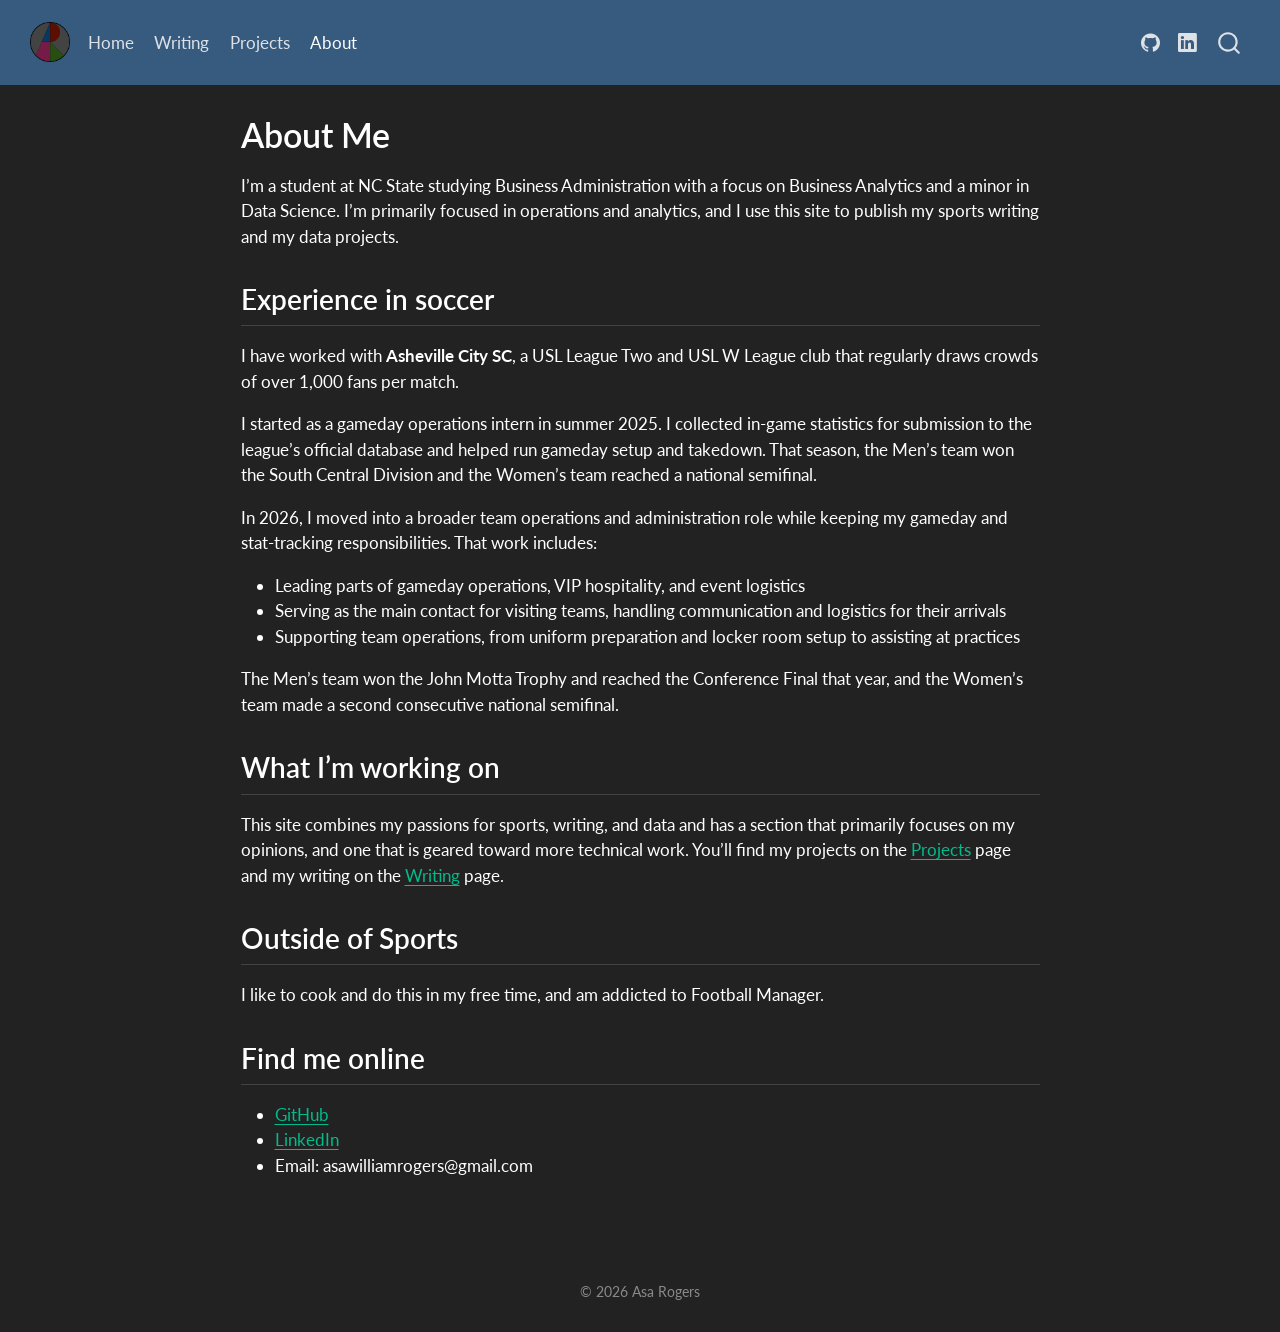
<file: about.html>
<!DOCTYPE html>
<html xmlns="http://www.w3.org/1999/xhtml" lang="en" xml:lang="en"><head>

<meta charset="utf-8">
<meta name="generator" content="quarto-1.10.19">

<meta name="viewport" content="width=device-width, initial-scale=1.0, user-scalable=yes">


<title>About Me – Asa Rogers</title>
<style>
/* Default styles provided by pandoc.
** See https://pandoc.org/MANUAL.html#variables-for-html for config info.
*/
span.smallcaps{font-variant: small-caps;}
div.columns{display: flex; gap: 1.5em;}
div.column{flex: auto;}
@media screen {
div.columns{gap: min(4vw, 1.5em);}
div.column{overflow-x: auto;}
}
div.hanging-indent{margin-left: 1.5em; text-indent: -1.5em;}
ul.task-list{list-style: none;}
ul.task-list li input[type="checkbox"] {
  width: 0.8em;
  margin: 0 0.8em 0.2em -1em; /* quarto-specific, see https://github.com/quarto-dev/quarto-cli/issues/4556 */ 
  vertical-align: middle;
}
</style>


<script src="site_libs/quarto-nav/quarto-nav.js"></script>
<script src="site_libs/quarto-nav/headroom.min.js"></script>
<script src="site_libs/clipboard/clipboard.min.js"></script>
<script src="site_libs/quarto-search/autocomplete.umd.js"></script>
<script src="site_libs/quarto-search/fuse.min.js"></script>
<script src="site_libs/quarto-search/quarto-search.js"></script>
<meta name="quarto:offset" content="./">
<link href="./logo.png" rel="icon" type="image/png">
<script src="site_libs/quarto-html/quarto.js" type="module"></script>
<script src="site_libs/quarto-html/tabsets/tabsets.js" type="module"></script>
<script src="site_libs/quarto-html/popper.min.js"></script>
<script src="site_libs/quarto-html/tippy.umd.min.js"></script>
<script src="site_libs/quarto-html/anchor.min.js"></script>
<link href="site_libs/quarto-html/tippy.css" rel="stylesheet">
<link href="site_libs/quarto-html/quarto-syntax-highlighting-dark-b626d73c4c936ccc3cb08be7d45d1df6.css" rel="stylesheet" id="quarto-text-highlighting-styles">
<script src="site_libs/bootstrap/bootstrap.min.js"></script>
<link href="site_libs/bootstrap/bootstrap-icons.css" rel="stylesheet">
<link href="site_libs/bootstrap/bootstrap-f2558efa4a24a56a075ba32e1830b902.min.css" rel="stylesheet" append-hash="true" id="quarto-bootstrap" data-mode="dark">
<script id="quarto-search-options" type="application/json">{
  "location": "navbar",
  "copy-button": false,
  "collapse-after": 3,
  "panel-placement": "end",
  "type": "overlay",
  "limit": 50,
  "keyboard-shortcut": [
    "f",
    "/",
    "s"
  ],
  "show-item-context": false,
  "language": {
    "search-no-results-text": "No results",
    "search-matching-documents-text": "matching documents",
    "search-copy-link-title": "Copy link to search",
    "search-hide-matches-text": "Hide additional matches",
    "search-more-match-text": "more match in this document",
    "search-more-matches-text": "more matches in this document",
    "search-clear-button-title": "Clear",
    "search-text-placeholder": "",
    "search-detached-cancel-button-title": "Cancel",
    "search-submit-button-title": "Submit",
    "search-label": "Search"
  }
}</script>


<link rel="stylesheet" href="styles.css">
</head>

<body class="nav-fixed fullcontent quarto-light">

<div id="quarto-search-results"></div>
  <header id="quarto-header" class="headroom fixed-top">
    <nav class="navbar navbar-expand-lg " data-bs-theme="dark">
      <div class="navbar-container container-fluid">
      <div class="navbar-brand-container mx-auto">
    <a href="./index.html" class="navbar-brand navbar-brand-logo">
    <img src="./logo.png" alt="" class="navbar-logo light-content">
    <img src="./logo.png" alt="" class="navbar-logo dark-content">
    </a>
  </div>
            <div id="quarto-search" class="" title="Search"></div>
          <button class="navbar-toggler" type="button" data-bs-toggle="collapse" data-bs-target="#navbarCollapse" aria-controls="navbarCollapse" role="menu" aria-expanded="false" aria-label="Toggle navigation" onclick="if (window.quartoToggleHeadroom) { window.quartoToggleHeadroom(); }">
  <span class="navbar-toggler-icon"></span>
</button>
          <div class="collapse navbar-collapse" id="navbarCollapse">
            <ul class="navbar-nav navbar-nav-scroll me-auto">
  <li class="nav-item">
    <a class="nav-link" href="./index.html"> 
<span class="menu-text">Home</span></a>
  </li>  
  <li class="nav-item">
    <a class="nav-link" href="./writing.html"> 
<span class="menu-text">Writing</span></a>
  </li>  
  <li class="nav-item">
    <a class="nav-link" href="./projects.html"> 
<span class="menu-text">Projects</span></a>
  </li>  
  <li class="nav-item">
    <a class="nav-link active" href="./about.html" aria-current="page"> 
<span class="menu-text">About</span></a>
  </li>  
</ul>
            <ul class="navbar-nav navbar-nav-scroll ms-auto">
  <li class="nav-item compact">
    <a class="nav-link" href="https://github.com/awroger22"> <i class="bi bi-github" role="img">
</i> 
<span class="menu-text"></span></a>
  </li>  
  <li class="nav-item compact">
    <a class="nav-link" href="./www.linkedin.com/in/asa-rogers"> <i class="bi bi-linkedin" role="img">
</i> 
<span class="menu-text"></span></a>
  </li>  
</ul>
          </div> <!-- /navcollapse -->
            <div class="quarto-navbar-tools">
</div>
      </div> <!-- /container-fluid -->
    </nav>
</header>
<!-- content -->
<div id="quarto-content" class="quarto-container page-columns page-rows-contents page-layout-article page-navbar">
<!-- sidebar -->
<!-- margin-sidebar -->
    
<!-- main -->
<main class="content" id="quarto-document-content">

<header id="title-block-header" class="quarto-title-block default">
<div class="quarto-title">
<h1 class="title">About Me</h1>
</div>



<div class="quarto-title-meta">

    
  
    
  </div>
  


</header>


<p>I’m a student at NC State studying Business Administration with a focus on Business Analytics and a minor in Data Science. I’m primarily focused in operations and analytics, and I use this site to publish my sports writing and my data projects.</p>
<section id="experience-in-soccer" class="level2">
<h2 class="anchored" data-anchor-id="experience-in-soccer">Experience in soccer</h2>
<p>I have worked with <strong>Asheville City SC</strong>, a USL League Two and USL W League club that regularly draws crowds of over 1,000 fans per match.</p>
<p>I started as a gameday operations intern in summer 2025. I collected in-game statistics for submission to the league’s official database and helped run gameday setup and takedown. That season, the Men’s team won the South Central Division and the Women’s team reached a national semifinal.</p>
<p>In 2026, I moved into a broader team operations and administration role while keeping my gameday and stat-tracking responsibilities. That work includes:</p>
<ul>
<li>Leading parts of gameday operations, VIP hospitality, and event logistics</li>
<li>Serving as the main contact for visiting teams, handling communication and logistics for their arrivals</li>
<li>Supporting team operations, from uniform preparation and locker room setup to assisting at practices</li>
</ul>
<p>The Men’s team won the John Motta Trophy and reached the Conference Final that year, and the Women’s team made a second consecutive national semifinal.</p>
</section>
<section id="what-im-working-on" class="level2">
<h2 class="anchored" data-anchor-id="what-im-working-on">What I’m working on</h2>
<p>This site combines my passions for sports, writing, and data and has a section that primarily focuses on my opinions, and one that is geared toward more technical work. You’ll find my projects on the <a href="./projects.html">Projects</a> page and my writing on the <a href="./writing.html">Writing</a> page.</p>
</section>
<section id="outside-of-sports" class="level2">
<h2 class="anchored" data-anchor-id="outside-of-sports">Outside of Sports</h2>
<p>I like to cook and do this in my free time, and am addicted to Football Manager.</p>
</section>
<section id="find-me-online" class="level2">
<h2 class="anchored" data-anchor-id="find-me-online">Find me online</h2>
<ul>
<li><a href="https://github.com/awroger22">GitHub</a></li>
<li><a href="www.linkedin.com/in/asa-rogers">LinkedIn</a></li>
<li>Email: asawilliamrogers@gmail.com</li>
</ul>


</section>

</main> <!-- /main -->
<script id="quarto-html-after-body" type="application/javascript">
  window.document.addEventListener("DOMContentLoaded", function (event) {
    const icon = "";
    const anchorJS = new window.AnchorJS();
    anchorJS.options = {
      placement: 'right',
      icon: icon
    };
    anchorJS.add('.anchored');
    const isCodeAnnotation = (el) => {
      for (const clz of el.classList) {
        if (clz.startsWith('code-annotation-')) {                     
          return true;
        }
      }
      return false;
    }
    const onCopySuccess = function(e) {
      // button target
      const button = e.trigger;
      // don't keep focus
      button.blur();
      // flash "checked"
      button.classList.add('code-copy-button-checked');
      var currentTitle = button.getAttribute("title");
      button.setAttribute("title", "Copied!");
      let tooltip;
      if (window.bootstrap) {
        button.setAttribute("data-bs-toggle", "tooltip");
        button.setAttribute("data-bs-placement", "left");
        button.setAttribute("data-bs-title", "Copied!");
        tooltip = new bootstrap.Tooltip(button, 
          { trigger: "manual", 
            customClass: "code-copy-button-tooltip",
            offset: [0, -8]});
        tooltip.show();    
      }
      setTimeout(function() {
        if (tooltip) {
          tooltip.hide();
          button.removeAttribute("data-bs-title");
          button.removeAttribute("data-bs-toggle");
          button.removeAttribute("data-bs-placement");
        }
        button.setAttribute("title", currentTitle);
        button.classList.remove('code-copy-button-checked');
      }, 1000);
      // clear code selection
      e.clearSelection();
    }
    const getTextToCopy = function(trigger) {
      const outerScaffold = trigger.parentElement.cloneNode(true);
      const codeEl = outerScaffold.querySelector('code');
      for (const childEl of codeEl.children) {
        if (isCodeAnnotation(childEl)) {
          childEl.remove();
        }
      }
      return codeEl.innerText;
    }
    const clipboard = new window.ClipboardJS('.code-copy-button:not([data-in-quarto-modal])', {
      text: getTextToCopy
    });
    clipboard.on('success', onCopySuccess);
    if (window.document.getElementById('quarto-embedded-source-code-modal')) {
      const clipboardModal = new window.ClipboardJS('.code-copy-button[data-in-quarto-modal]', {
        text: getTextToCopy,
        container: window.document.getElementById('quarto-embedded-source-code-modal')
      });
      clipboardModal.on('success', onCopySuccess);
    }
      var localhostRegex = new RegExp(/^(?:http|https):\/\/localhost\:?[0-9]*\//);
      var mailtoRegex = new RegExp(/^mailto:/);
        var filterRegex = new RegExp("https:\/\/awroger22\.github\.io\/awroger22\/");
      var isInternal = (href) => {
          return filterRegex.test(href) || localhostRegex.test(href) || mailtoRegex.test(href);
      }
      // Inspect non-navigation links and adorn them if external
     var links = window.document.querySelectorAll('a[href]:not(.nav-link):not(.navbar-brand):not(.toc-action):not(.sidebar-link):not(.sidebar-item-toggle):not(.pagination-link):not(.no-external):not([aria-hidden]):not(.dropdown-item):not(.quarto-navigation-tool):not(.about-link)');
      for (var i=0; i<links.length; i++) {
        const link = links[i];
        if (!isInternal(link.href)) {
          // undo the damage that might have been done by quarto-nav.js in the case of
          // links that we want to consider external
          if (link.dataset.originalHref !== undefined) {
            link.href = link.dataset.originalHref;
          }
        }
      }
    function tippyHover(el, contentFn, onTriggerFn, onUntriggerFn) {
      const config = {
        allowHTML: true,
        maxWidth: 500,
        delay: 100,
        arrow: false,
        appendTo: function(el) {
            return el.parentElement;
        },
        interactive: true,
        interactiveBorder: 10,
        theme: 'quarto',
        placement: 'bottom-start',
      };
      if (contentFn) {
        config.content = contentFn;
      }
      if (onTriggerFn) {
        config.onTrigger = onTriggerFn;
      }
      if (onUntriggerFn) {
        config.onUntrigger = onUntriggerFn;
      }
      window.tippy(el, config); 
    }
    const noterefs = window.document.querySelectorAll('a[role="doc-noteref"]');
    for (var i=0; i<noterefs.length; i++) {
      const ref = noterefs[i];
      tippyHover(ref, function() {
        // use id or data attribute instead here
        let href = ref.getAttribute('data-footnote-href') || ref.getAttribute('href');
        try { href = new URL(href).hash; } catch {}
        const id = href.replace(/^#\/?/, "");
        const note = window.document.getElementById(id);
        if (note) {
          return note.innerHTML;
        } else {
          return "";
        }
      });
    }
    const xrefs = window.document.querySelectorAll('a.quarto-xref');
    const processXRef = (id, note) => {
      // Strip column container classes
      const stripColumnClz = (el) => {
        el.classList.remove("page-full", "page-columns");
        if (el.children) {
          for (const child of el.children) {
            stripColumnClz(child);
          }
        }
      }
      stripColumnClz(note)
      if (id === null || id.startsWith('sec-')) {
        // Special case sections, only their first couple elements
        const container = document.createElement("div");
        if (note.children && note.children.length > 2) {
          container.appendChild(note.children[0].cloneNode(true));
          for (let i = 1; i < note.children.length; i++) {
            const child = note.children[i];
            if (child.tagName === "P" && child.innerText === "") {
              continue;
            } else {
              container.appendChild(child.cloneNode(true));
              break;
            }
          }
          if (window.Quarto?.typesetMath) {
            window.Quarto.typesetMath(container);
          }
          return container.innerHTML
        } else {
          if (window.Quarto?.typesetMath) {
            window.Quarto.typesetMath(note);
          }
          return note.innerHTML;
        }
      } else {
        // Remove any anchor links if they are present
        const anchorLink = note.querySelector('a.anchorjs-link');
        if (anchorLink) {
          anchorLink.remove();
        }
        if (window.Quarto?.typesetMath) {
          window.Quarto.typesetMath(note);
        }
        if (note.classList.contains("callout")) {
          return note.outerHTML;
        } else {
          return note.innerHTML;
        }
      }
    }
    for (var i=0; i<xrefs.length; i++) {
      const xref = xrefs[i];
      tippyHover(xref, undefined, function(instance) {
        instance.disable();
        let url = xref.getAttribute('href');
        let hash = undefined; 
        if (url.startsWith('#')) {
          hash = url;
        } else {
          try { hash = new URL(url).hash; } catch {}
        }
        if (hash) {
          const id = hash.replace(/^#\/?/, "");
          const note = window.document.getElementById(id);
          if (note !== null) {
            try {
              const html = processXRef(id, note.cloneNode(true));
              instance.setContent(html);
            } finally {
              instance.enable();
              instance.show();
            }
          } else {
            // See if we can fetch this
            fetch(url.split('#')[0])
            .then(res => res.text())
            .then(html => {
              const parser = new DOMParser();
              const htmlDoc = parser.parseFromString(html, "text/html");
              const note = htmlDoc.getElementById(id);
              if (note !== null) {
                const html = processXRef(id, note);
                instance.setContent(html);
              } 
            }).finally(() => {
              instance.enable();
              instance.show();
            });
          }
        } else {
          // See if we can fetch a full url (with no hash to target)
          // This is a special case and we should probably do some content thinning / targeting
          fetch(url)
          .then(res => res.text())
          .then(html => {
            const parser = new DOMParser();
            const htmlDoc = parser.parseFromString(html, "text/html");
            const note = htmlDoc.querySelector('main.content');
            if (note !== null) {
              // This should only happen for chapter cross references
              // (since there is no id in the URL)
              // remove the first header
              if (note.children.length > 0 && note.children[0].tagName === "HEADER") {
                note.children[0].remove();
              }
              const html = processXRef(null, note);
              instance.setContent(html);
            } 
          }).finally(() => {
            instance.enable();
            instance.show();
          });
        }
      }, function(instance) {
      });
    }
        let selectedAnnoteEl;
        const selectorForAnnotation = ( cell, annotation) => {
          let cellAttr = 'data-code-cell="' + cell + '"';
          let lineAttr = 'data-code-annotation="' +  annotation + '"';
          const selector = 'span[' + cellAttr + '][' + lineAttr + ']';
          return selector;
        }
        const selectCodeLines = (annoteEl) => {
          const doc = window.document;
          const targetCell = annoteEl.getAttribute("data-target-cell");
          const targetAnnotation = annoteEl.getAttribute("data-target-annotation");
          const annoteSpan = window.document.querySelector(selectorForAnnotation(targetCell, targetAnnotation));
          const lines = annoteSpan.getAttribute("data-code-lines").split(",");
          const lineIds = lines.map((line) => {
            return targetCell + "-" + line;
          })
          let top = null;
          let height = null;
          let parent = null;
          if (lineIds.length > 0) {
              //compute the position of the single el (top and bottom and make a div)
              const el = window.document.getElementById(lineIds[0]);
              top = el.offsetTop;
              height = el.offsetHeight;
              parent = el.parentElement.parentElement;
            if (lineIds.length > 1) {
              const lastEl = window.document.getElementById(lineIds[lineIds.length - 1]);
              const bottom = lastEl.offsetTop + lastEl.offsetHeight;
              height = bottom - top;
            }
            if (top !== null && height !== null && parent !== null) {
              // cook up a div (if necessary) and position it 
              let div = window.document.getElementById("code-annotation-line-highlight");
              if (div === null) {
                div = window.document.createElement("div");
                div.setAttribute("id", "code-annotation-line-highlight");
                div.style.position = 'absolute';
                parent.appendChild(div);
              }
              div.style.top = top - 2 + "px";
              div.style.height = height + 4 + "px";
              div.style.left = 0;
              let gutterDiv = window.document.getElementById("code-annotation-line-highlight-gutter");
              if (gutterDiv === null) {
                gutterDiv = window.document.createElement("div");
                gutterDiv.setAttribute("id", "code-annotation-line-highlight-gutter");
                gutterDiv.style.position = 'absolute';
                const codeCell = window.document.getElementById(targetCell);
                const gutter = codeCell.querySelector('.code-annotation-gutter');
                gutter.appendChild(gutterDiv);
              }
              gutterDiv.style.top = top - 2 + "px";
              gutterDiv.style.height = height + 4 + "px";
            }
            selectedAnnoteEl = annoteEl;
          }
        };
        const unselectCodeLines = () => {
          const elementsIds = ["code-annotation-line-highlight", "code-annotation-line-highlight-gutter"];
          elementsIds.forEach((elId) => {
            const div = window.document.getElementById(elId);
            if (div) {
              div.remove();
            }
          });
          selectedAnnoteEl = undefined;
        };
          // Handle positioning of the toggle
      window.addEventListener(
        "resize",
        throttle(() => {
          elRect = undefined;
          if (selectedAnnoteEl) {
            selectCodeLines(selectedAnnoteEl);
          }
        }, 10)
      );
      function throttle(fn, ms) {
      let throttle = false;
      let timer;
        return (...args) => {
          if(!throttle) { // first call gets through
              fn.apply(this, args);
              throttle = true;
          } else { // all the others get throttled
              if(timer) clearTimeout(timer); // cancel #2
              timer = setTimeout(() => {
                fn.apply(this, args);
                timer = throttle = false;
              }, ms);
          }
        };
      }
        // Attach click handler to the DT
        const annoteDls = window.document.querySelectorAll('dt[data-target-cell]');
        for (const annoteDlNode of annoteDls) {
          annoteDlNode.addEventListener('click', (event) => {
            const clickedEl = event.target;
            if (clickedEl !== selectedAnnoteEl) {
              unselectCodeLines();
              const activeEl = window.document.querySelector('dt[data-target-cell].code-annotation-active');
              if (activeEl) {
                activeEl.classList.remove('code-annotation-active');
              }
              selectCodeLines(clickedEl);
              clickedEl.classList.add('code-annotation-active');
            } else {
              // Unselect the line
              unselectCodeLines();
              clickedEl.classList.remove('code-annotation-active');
            }
          });
        }
    const findCites = (el) => {
      const parentEl = el.parentElement;
      if (parentEl) {
        const cites = parentEl.dataset.cites;
        if (cites) {
          return {
            el,
            cites: cites.split(' ')
          };
        } else {
          return findCites(el.parentElement)
        }
      } else {
        return undefined;
      }
    };
    var bibliorefs = window.document.querySelectorAll('a[role="doc-biblioref"]');
    for (var i=0; i<bibliorefs.length; i++) {
      const ref = bibliorefs[i];
      const citeInfo = findCites(ref);
      if (citeInfo) {
        tippyHover(citeInfo.el, function() {
          var popup = window.document.createElement('div');
          citeInfo.cites.forEach(function(cite) {
            var citeDiv = window.document.createElement('div');
            citeDiv.classList.add('hanging-indent');
            citeDiv.classList.add('csl-entry');
            var biblioDiv = window.document.getElementById('ref-' + cite);
            if (biblioDiv) {
              citeDiv.innerHTML = biblioDiv.innerHTML;
            }
            popup.appendChild(citeDiv);
          });
          return popup.innerHTML;
        });
      }
    }
  });
  </script>
</div> <!-- /content -->
<footer class="footer">
  <div class="nav-footer">
    <div class="nav-footer-left">
      &nbsp;
    </div>   
    <div class="nav-footer-center">
<p>© 2026 Asa Rogers</p>
</div>
    <div class="nav-footer-right">
      &nbsp;
    </div>
  </div>
</footer>




</body></html>
</file>
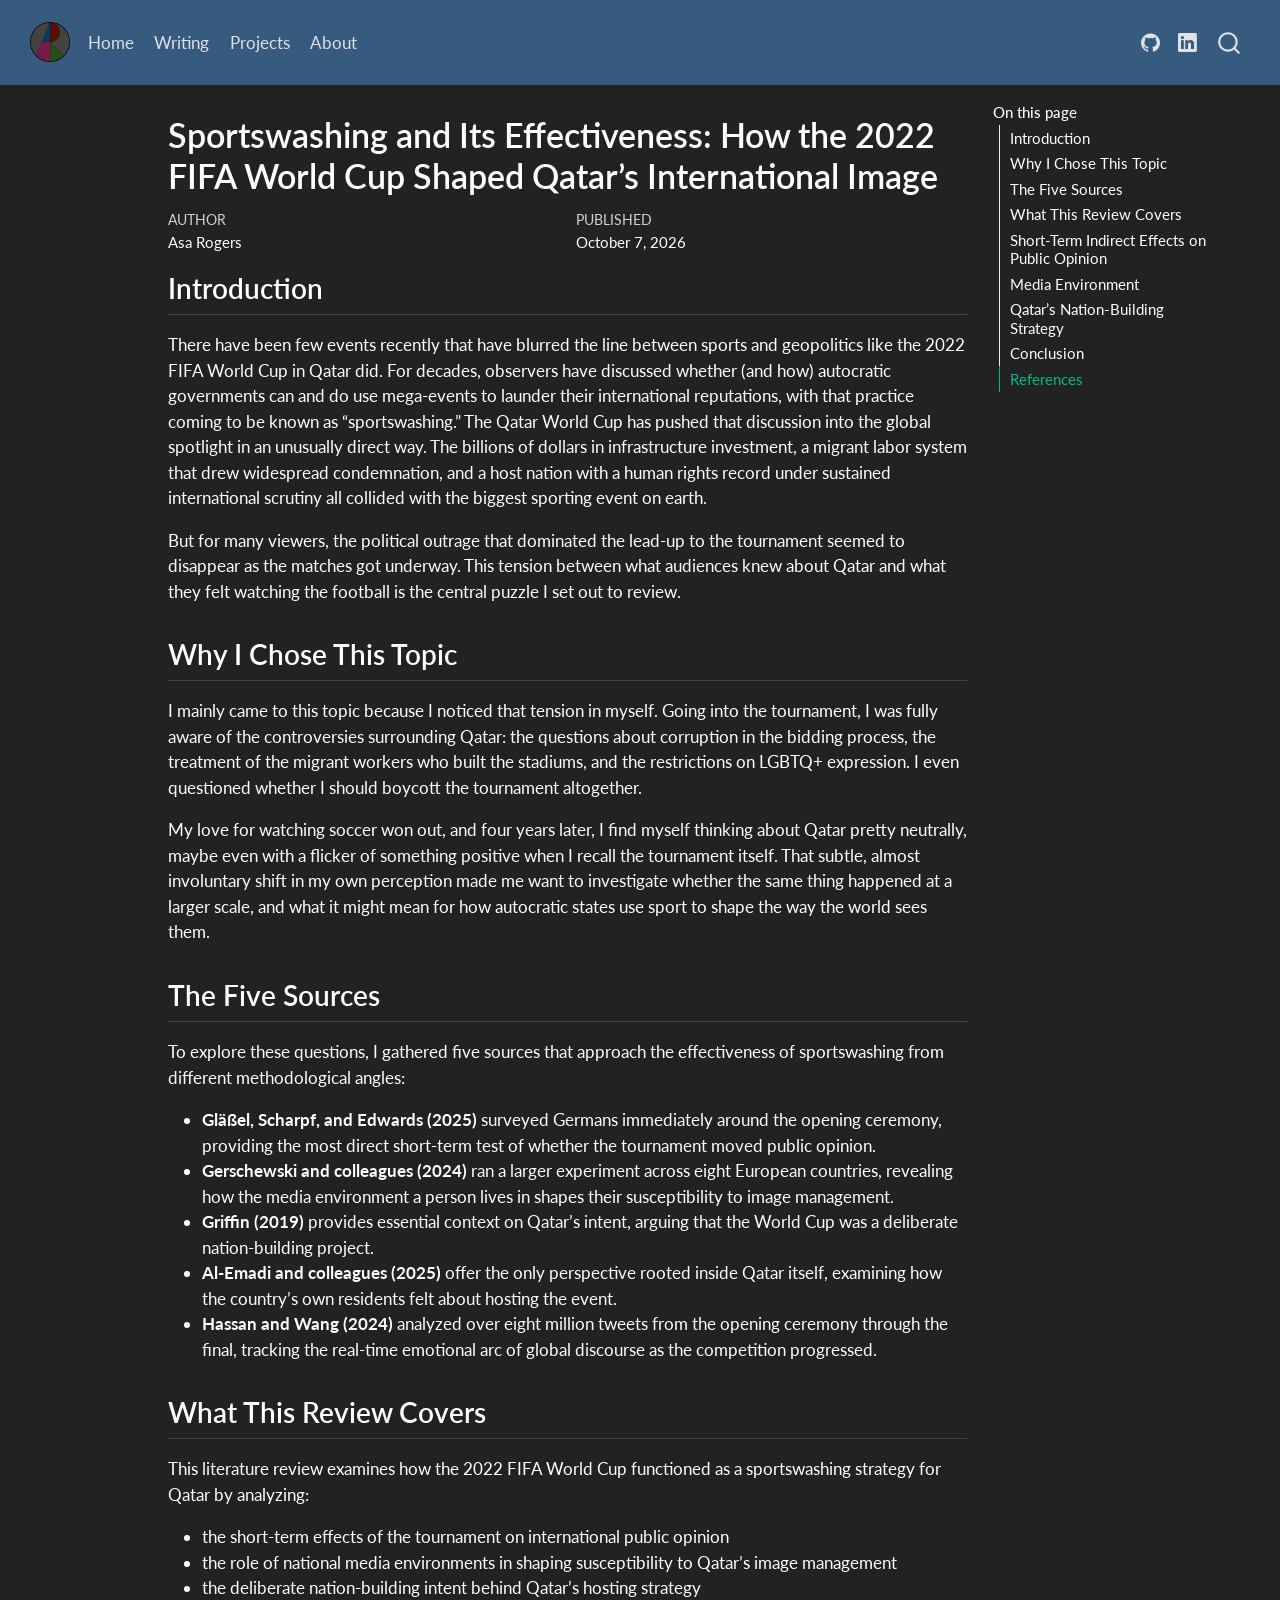
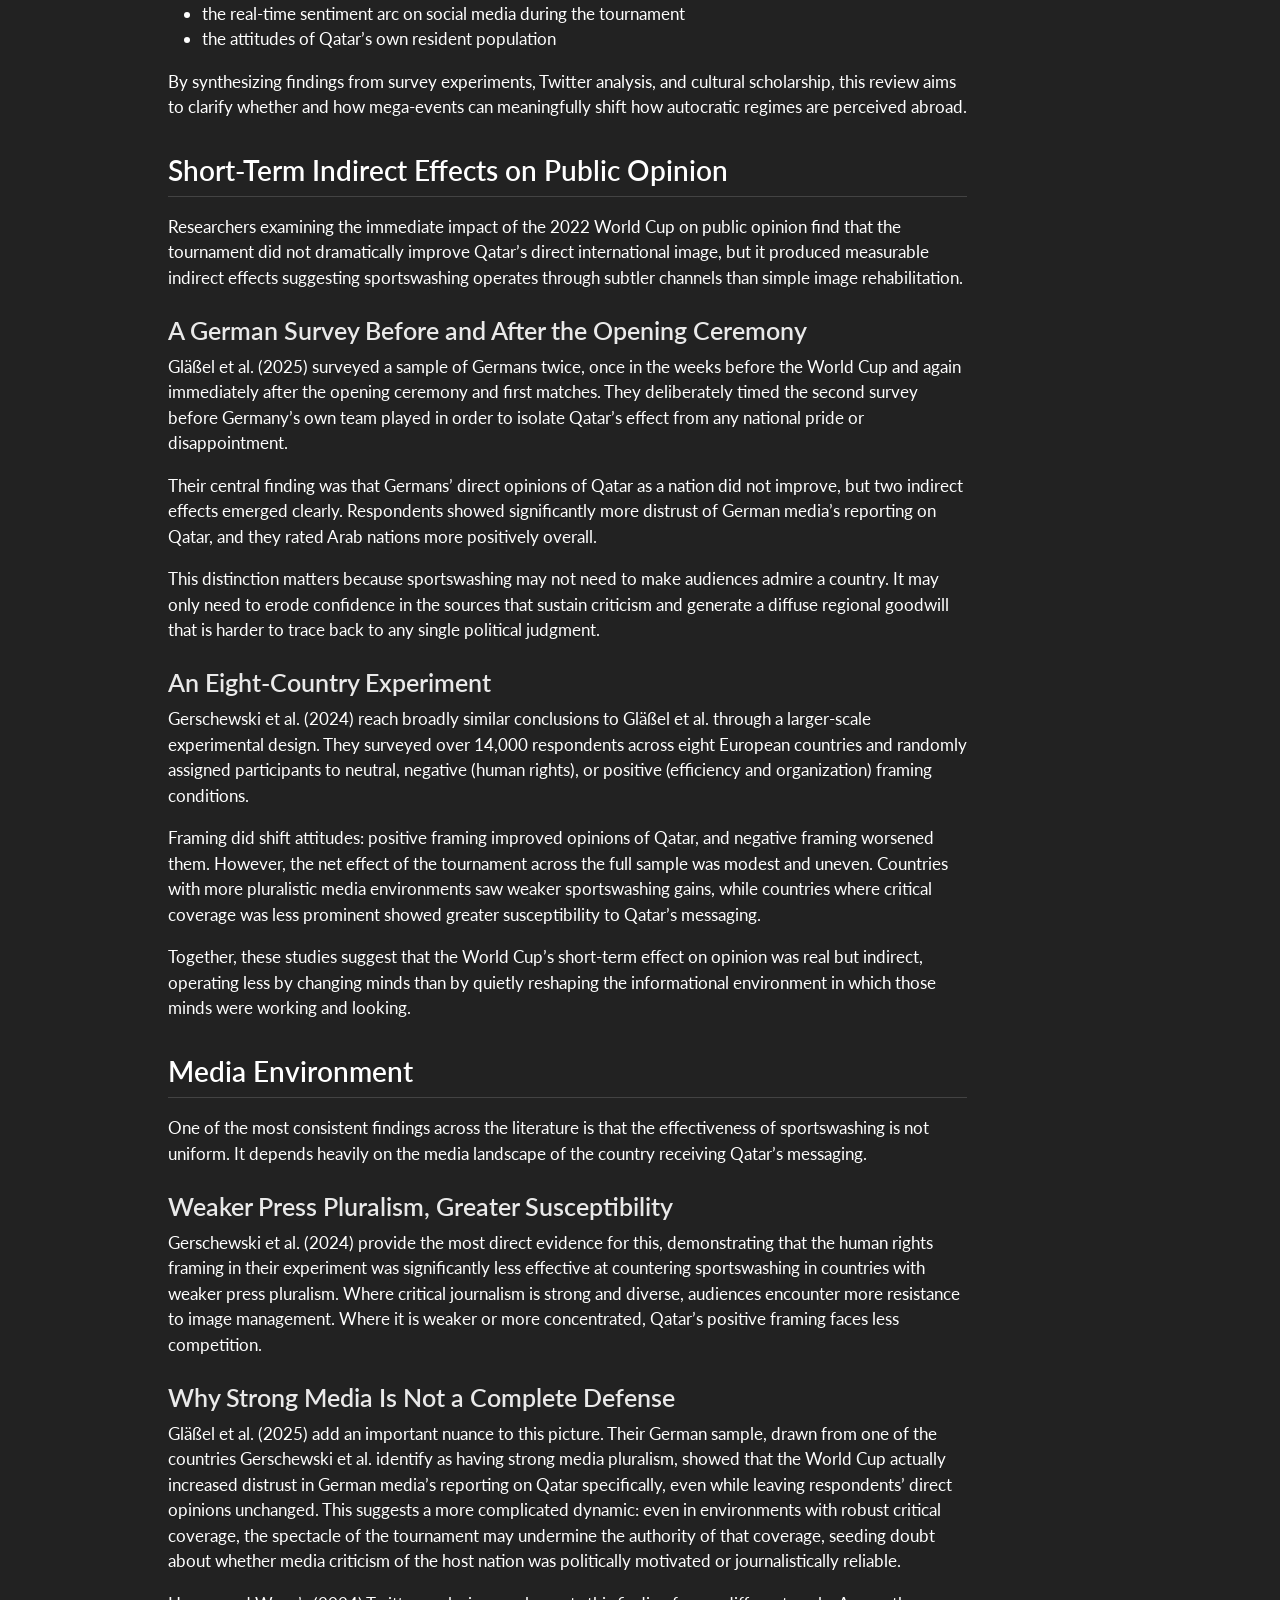
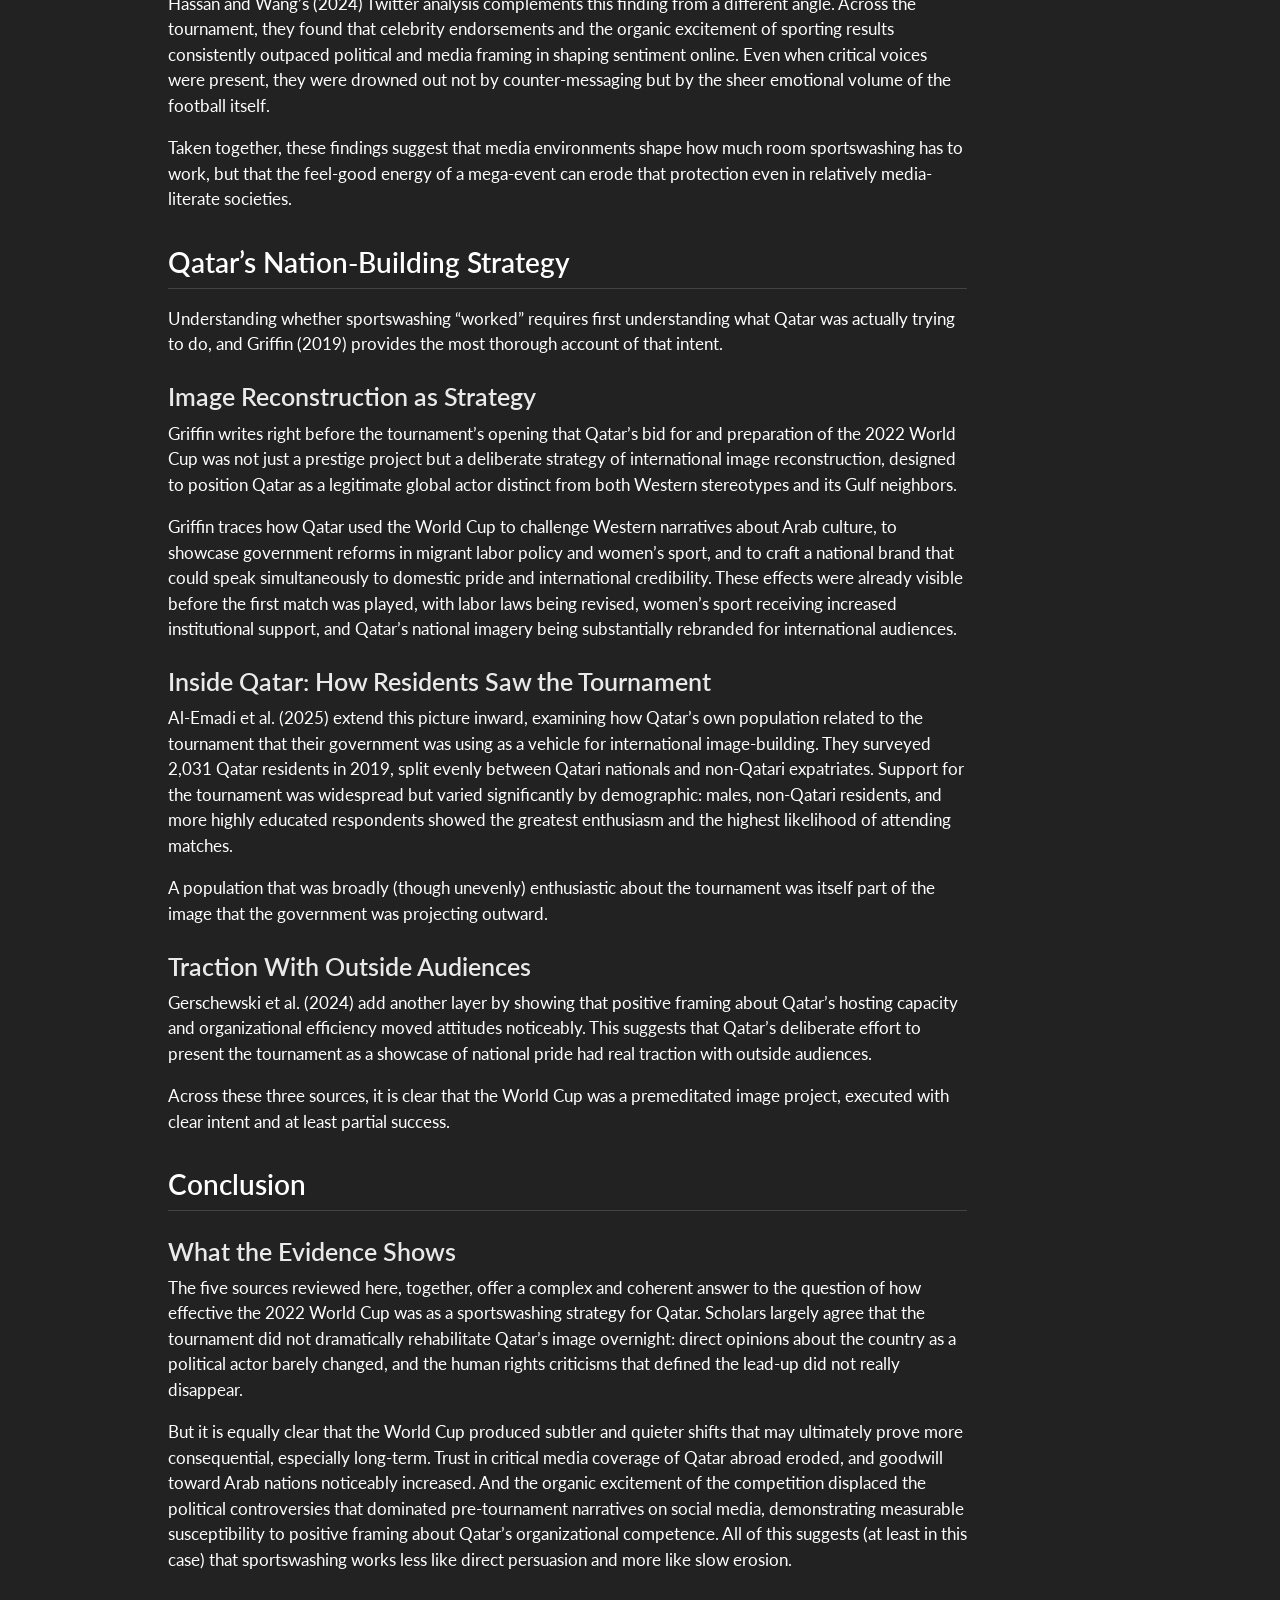
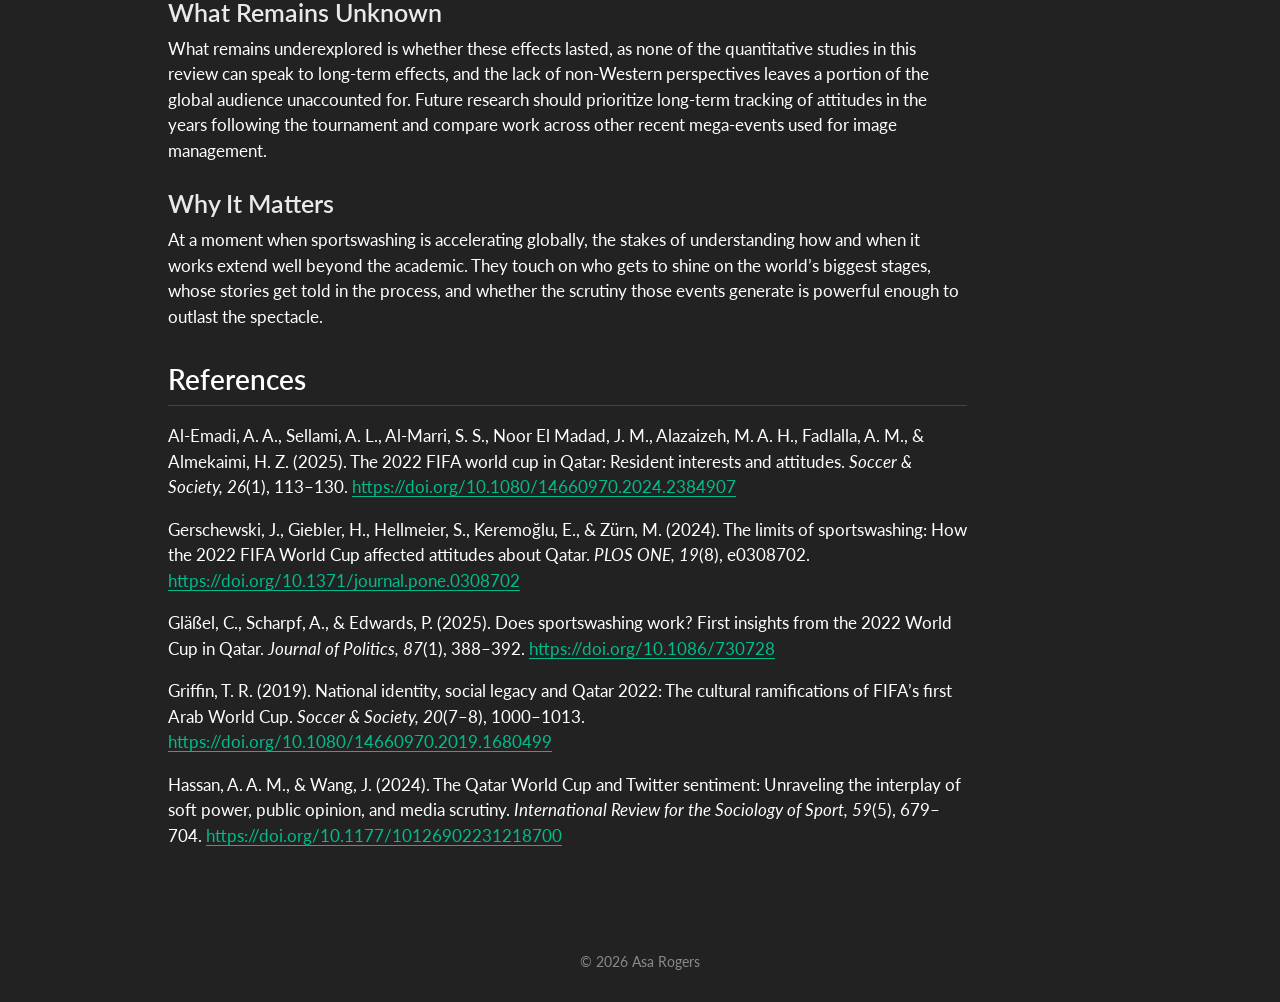
<file: posts/Qatar Sportswashing/QSW - 10-07-27.html>
<!DOCTYPE html>
<html xmlns="http://www.w3.org/1999/xhtml" lang="en" xml:lang="en"><head>

<meta charset="utf-8">
<meta name="generator" content="quarto-1.10.19">

<meta name="viewport" content="width=device-width, initial-scale=1.0, user-scalable=yes">

<meta name="author" content="Asa Rogers">
<meta name="dcterms.date" content="2026-10-07">

<title>Sportswashing and Its Effectiveness: How the 2022 FIFA World Cup Shaped Qatar’s International Image – Asa Rogers</title>
<style>
/* Default styles provided by pandoc.
** See https://pandoc.org/MANUAL.html#variables-for-html for config info.
*/
span.smallcaps{font-variant: small-caps;}
div.columns{display: flex; gap: 1.5em;}
div.column{flex: auto;}
@media screen {
div.columns{gap: min(4vw, 1.5em);}
div.column{overflow-x: auto;}
}
div.hanging-indent{margin-left: 1.5em; text-indent: -1.5em;}
ul.task-list{list-style: none;}
ul.task-list li input[type="checkbox"] {
  width: 0.8em;
  margin: 0 0.8em 0.2em -1em; /* quarto-specific, see https://github.com/quarto-dev/quarto-cli/issues/4556 */ 
  vertical-align: middle;
}
</style>


<script src="../../site_libs/quarto-nav/quarto-nav.js"></script>
<script src="../../site_libs/quarto-nav/headroom.min.js"></script>
<script src="../../site_libs/clipboard/clipboard.min.js"></script>
<script src="../../site_libs/quarto-search/autocomplete.umd.js"></script>
<script src="../../site_libs/quarto-search/fuse.min.js"></script>
<script src="../../site_libs/quarto-search/quarto-search.js"></script>
<meta name="quarto:offset" content="../../">
<link href="../../logo.png" rel="icon" type="image/png">
<script src="../../site_libs/quarto-html/quarto.js" type="module"></script>
<script src="../../site_libs/quarto-html/tabsets/tabsets.js" type="module"></script>
<script src="../../site_libs/quarto-html/popper.min.js"></script>
<script src="../../site_libs/quarto-html/tippy.umd.min.js"></script>
<script src="../../site_libs/quarto-html/anchor.min.js"></script>
<link href="../../site_libs/quarto-html/tippy.css" rel="stylesheet">
<link href="../../site_libs/quarto-html/quarto-syntax-highlighting-dark-b626d73c4c936ccc3cb08be7d45d1df6.css" rel="stylesheet" id="quarto-text-highlighting-styles">
<script src="../../site_libs/bootstrap/bootstrap.min.js"></script>
<link href="../../site_libs/bootstrap/bootstrap-icons.css" rel="stylesheet">
<link href="../../site_libs/bootstrap/bootstrap-f2558efa4a24a56a075ba32e1830b902.min.css" rel="stylesheet" append-hash="true" id="quarto-bootstrap" data-mode="dark">
<script id="quarto-search-options" type="application/json">{
  "location": "navbar",
  "copy-button": false,
  "collapse-after": 3,
  "panel-placement": "end",
  "type": "overlay",
  "limit": 50,
  "keyboard-shortcut": [
    "f",
    "/",
    "s"
  ],
  "show-item-context": false,
  "language": {
    "search-no-results-text": "No results",
    "search-matching-documents-text": "matching documents",
    "search-copy-link-title": "Copy link to search",
    "search-hide-matches-text": "Hide additional matches",
    "search-more-match-text": "more match in this document",
    "search-more-matches-text": "more matches in this document",
    "search-clear-button-title": "Clear",
    "search-text-placeholder": "",
    "search-detached-cancel-button-title": "Cancel",
    "search-submit-button-title": "Submit",
    "search-label": "Search"
  }
}</script>


<link rel="stylesheet" href="../../styles.css">
</head>

<body class="nav-fixed quarto-light">

<div id="quarto-search-results"></div>
  <header id="quarto-header" class="headroom fixed-top">
    <nav class="navbar navbar-expand-lg " data-bs-theme="dark">
      <div class="navbar-container container-fluid">
      <div class="navbar-brand-container mx-auto">
    <a href="../../index.html" class="navbar-brand navbar-brand-logo">
    <img src="../../logo.png" alt="" class="navbar-logo light-content">
    <img src="../../logo.png" alt="" class="navbar-logo dark-content">
    </a>
  </div>
            <div id="quarto-search" class="" title="Search"></div>
          <button class="navbar-toggler" type="button" data-bs-toggle="collapse" data-bs-target="#navbarCollapse" aria-controls="navbarCollapse" role="menu" aria-expanded="false" aria-label="Toggle navigation" onclick="if (window.quartoToggleHeadroom) { window.quartoToggleHeadroom(); }">
  <span class="navbar-toggler-icon"></span>
</button>
          <div class="collapse navbar-collapse" id="navbarCollapse">
            <ul class="navbar-nav navbar-nav-scroll me-auto">
  <li class="nav-item">
    <a class="nav-link" href="../../index.html"> 
<span class="menu-text">Home</span></a>
  </li>  
  <li class="nav-item">
    <a class="nav-link" href="../../writing.html"> 
<span class="menu-text">Writing</span></a>
  </li>  
  <li class="nav-item">
    <a class="nav-link" href="../../projects.html"> 
<span class="menu-text">Projects</span></a>
  </li>  
  <li class="nav-item">
    <a class="nav-link" href="../../about.html"> 
<span class="menu-text">About</span></a>
  </li>  
</ul>
            <ul class="navbar-nav navbar-nav-scroll ms-auto">
  <li class="nav-item compact">
    <a class="nav-link" href="https://github.com/awroger22"> <i class="bi bi-github" role="img">
</i> 
<span class="menu-text"></span></a>
  </li>  
  <li class="nav-item compact">
    <a class="nav-link" href="../../www.linkedin.com/in/asa-rogers"> <i class="bi bi-linkedin" role="img">
</i> 
<span class="menu-text"></span></a>
  </li>  
</ul>
          </div> <!-- /navcollapse -->
            <div class="quarto-navbar-tools">
</div>
      </div> <!-- /container-fluid -->
    </nav>
</header>
<!-- content -->
<div id="quarto-content" class="quarto-container page-columns page-rows-contents page-layout-article page-navbar">
<!-- sidebar -->
<!-- margin-sidebar -->
    <div id="quarto-margin-sidebar" class="sidebar margin-sidebar">
        <nav id="TOC" role="doc-toc" class="toc-active">
    <h2 id="toc-title">On this page</h2>
   
  <ul class="collapse">
  <li><a href="#introduction" id="toc-introduction" class="nav-link active" data-scroll-target="#introduction">Introduction</a></li>
  <li><a href="#why-i-chose-this-topic" id="toc-why-i-chose-this-topic" class="nav-link" data-scroll-target="#why-i-chose-this-topic">Why I Chose This Topic</a></li>
  <li><a href="#the-five-sources" id="toc-the-five-sources" class="nav-link" data-scroll-target="#the-five-sources">The Five Sources</a></li>
  <li><a href="#what-this-review-covers" id="toc-what-this-review-covers" class="nav-link" data-scroll-target="#what-this-review-covers">What This Review Covers</a></li>
  <li><a href="#short-term-indirect-effects-on-public-opinion" id="toc-short-term-indirect-effects-on-public-opinion" class="nav-link" data-scroll-target="#short-term-indirect-effects-on-public-opinion">Short-Term Indirect Effects on Public Opinion</a></li>
  <li><a href="#media-environment" id="toc-media-environment" class="nav-link" data-scroll-target="#media-environment">Media Environment</a></li>
  <li><a href="#qatars-nation-building-strategy" id="toc-qatars-nation-building-strategy" class="nav-link" data-scroll-target="#qatars-nation-building-strategy">Qatar’s Nation-Building Strategy</a></li>
  <li><a href="#conclusion" id="toc-conclusion" class="nav-link" data-scroll-target="#conclusion">Conclusion</a></li>
  <li><a href="#references" id="toc-references" class="nav-link" data-scroll-target="#references">References</a></li>
  </ul>
</nav>
    </div>
<!-- main -->
<main class="content" id="quarto-document-content">

<header id="title-block-header" class="quarto-title-block default">
<div class="quarto-title">
<h1 class="title">Sportswashing and Its Effectiveness: How the 2022 FIFA World Cup Shaped Qatar’s International Image</h1>
</div>



<div class="quarto-title-meta">

    <div>
    <div class="quarto-title-meta-heading">Author</div>
    <div class="quarto-title-meta-contents">
             <p>Asa Rogers </p>
          </div>
  </div>
    
    <div>
    <div class="quarto-title-meta-heading">Published</div>
    <div class="quarto-title-meta-contents">
      <p class="date">October 7, 2026</p>
    </div>
  </div>
  
    
  </div>
  


</header>


<section id="introduction" class="level2">
<h2 class="anchored" data-anchor-id="introduction">Introduction</h2>
<p>There have been few events recently that have blurred the line between sports and geopolitics like the 2022 FIFA World Cup in Qatar did. For decades, observers have discussed whether (and how) autocratic governments can and do use mega-events to launder their international reputations, with that practice coming to be known as “sportswashing.” The Qatar World Cup has pushed that discussion into the global spotlight in an unusually direct way. The billions of dollars in infrastructure investment, a migrant labor system that drew widespread condemnation, and a host nation with a human rights record under sustained international scrutiny all collided with the biggest sporting event on earth.</p>
<p>But for many viewers, the political outrage that dominated the lead-up to the tournament seemed to disappear as the matches got underway. This tension between what audiences knew about Qatar and what they felt watching the football is the central puzzle I set out to review.</p>
</section>
<section id="why-i-chose-this-topic" class="level2">
<h2 class="anchored" data-anchor-id="why-i-chose-this-topic">Why I Chose This Topic</h2>
<p>I mainly came to this topic because I noticed that tension in myself. Going into the tournament, I was fully aware of the controversies surrounding Qatar: the questions about corruption in the bidding process, the treatment of the migrant workers who built the stadiums, and the restrictions on LGBTQ+ expression. I even questioned whether I should boycott the tournament altogether.</p>
<p>My love for watching soccer won out, and four years later, I find myself thinking about Qatar pretty neutrally, maybe even with a flicker of something positive when I recall the tournament itself. That subtle, almost involuntary shift in my own perception made me want to investigate whether the same thing happened at a larger scale, and what it might mean for how autocratic states use sport to shape the way the world sees them.</p>
</section>
<section id="the-five-sources" class="level2">
<h2 class="anchored" data-anchor-id="the-five-sources">The Five Sources</h2>
<p>To explore these questions, I gathered five sources that approach the effectiveness of sportswashing from different methodological angles:</p>
<ul>
<li><strong>Gläßel, Scharpf, and Edwards (2025)</strong> surveyed Germans immediately around the opening ceremony, providing the most direct short-term test of whether the tournament moved public opinion.</li>
<li><strong>Gerschewski and colleagues (2024)</strong> ran a larger experiment across eight European countries, revealing how the media environment a person lives in shapes their susceptibility to image management.</li>
<li><strong>Griffin (2019)</strong> provides essential context on Qatar’s intent, arguing that the World Cup was a deliberate nation-building project.</li>
<li><strong>Al-Emadi and colleagues (2025)</strong> offer the only perspective rooted inside Qatar itself, examining how the country’s own residents felt about hosting the event.</li>
<li><strong>Hassan and Wang (2024)</strong> analyzed over eight million tweets from the opening ceremony through the final, tracking the real-time emotional arc of global discourse as the competition progressed.</li>
</ul>
</section>
<section id="what-this-review-covers" class="level2">
<h2 class="anchored" data-anchor-id="what-this-review-covers">What This Review Covers</h2>
<p>This literature review examines how the 2022 FIFA World Cup functioned as a sportswashing strategy for Qatar by analyzing:</p>
<ul>
<li>the short-term effects of the tournament on international public opinion</li>
<li>the role of national media environments in shaping susceptibility to Qatar’s image management</li>
<li>the deliberate nation-building intent behind Qatar’s hosting strategy</li>
<li>the real-time sentiment arc on social media during the tournament</li>
<li>the attitudes of Qatar’s own resident population</li>
</ul>
<p>By synthesizing findings from survey experiments, Twitter analysis, and cultural scholarship, this review aims to clarify whether and how mega-events can meaningfully shift how autocratic regimes are perceived abroad.</p>
</section>
<section id="short-term-indirect-effects-on-public-opinion" class="level2">
<h2 class="anchored" data-anchor-id="short-term-indirect-effects-on-public-opinion">Short-Term Indirect Effects on Public Opinion</h2>
<p>Researchers examining the immediate impact of the 2022 World Cup on public opinion find that the tournament did not dramatically improve Qatar’s direct international image, but it produced measurable indirect effects suggesting sportswashing operates through subtler channels than simple image rehabilitation.</p>
<section id="a-german-survey-before-and-after-the-opening-ceremony" class="level3">
<h3 class="anchored" data-anchor-id="a-german-survey-before-and-after-the-opening-ceremony">A German Survey Before and After the Opening Ceremony</h3>
<p>Gläßel et al.&nbsp;(2025) surveyed a sample of Germans twice, once in the weeks before the World Cup and again immediately after the opening ceremony and first matches. They deliberately timed the second survey before Germany’s own team played in order to isolate Qatar’s effect from any national pride or disappointment.</p>
<p>Their central finding was that Germans’ direct opinions of Qatar as a nation did not improve, but two indirect effects emerged clearly. Respondents showed significantly more distrust of German media’s reporting on Qatar, and they rated Arab nations more positively overall.</p>
<p>This distinction matters because sportswashing may not need to make audiences admire a country. It may only need to erode confidence in the sources that sustain criticism and generate a diffuse regional goodwill that is harder to trace back to any single political judgment.</p>
</section>
<section id="an-eight-country-experiment" class="level3">
<h3 class="anchored" data-anchor-id="an-eight-country-experiment">An Eight-Country Experiment</h3>
<p>Gerschewski et al.&nbsp;(2024) reach broadly similar conclusions to Gläßel et al.&nbsp;through a larger-scale experimental design. They surveyed over 14,000 respondents across eight European countries and randomly assigned participants to neutral, negative (human rights), or positive (efficiency and organization) framing conditions.</p>
<p>Framing did shift attitudes: positive framing improved opinions of Qatar, and negative framing worsened them. However, the net effect of the tournament across the full sample was modest and uneven. Countries with more pluralistic media environments saw weaker sportswashing gains, while countries where critical coverage was less prominent showed greater susceptibility to Qatar’s messaging.</p>
<p>Together, these studies suggest that the World Cup’s short-term effect on opinion was real but indirect, operating less by changing minds than by quietly reshaping the informational environment in which those minds were working and looking.</p>
</section>
</section>
<section id="media-environment" class="level2">
<h2 class="anchored" data-anchor-id="media-environment">Media Environment</h2>
<p>One of the most consistent findings across the literature is that the effectiveness of sportswashing is not uniform. It depends heavily on the media landscape of the country receiving Qatar’s messaging.</p>
<section id="weaker-press-pluralism-greater-susceptibility" class="level3">
<h3 class="anchored" data-anchor-id="weaker-press-pluralism-greater-susceptibility">Weaker Press Pluralism, Greater Susceptibility</h3>
<p>Gerschewski et al.&nbsp;(2024) provide the most direct evidence for this, demonstrating that the human rights framing in their experiment was significantly less effective at countering sportswashing in countries with weaker press pluralism. Where critical journalism is strong and diverse, audiences encounter more resistance to image management. Where it is weaker or more concentrated, Qatar’s positive framing faces less competition.</p>
</section>
<section id="why-strong-media-is-not-a-complete-defense" class="level3">
<h3 class="anchored" data-anchor-id="why-strong-media-is-not-a-complete-defense">Why Strong Media Is Not a Complete Defense</h3>
<p>Gläßel et al.&nbsp;(2025) add an important nuance to this picture. Their German sample, drawn from one of the countries Gerschewski et al.&nbsp;identify as having strong media pluralism, showed that the World Cup actually increased distrust in German media’s reporting on Qatar specifically, even while leaving respondents’ direct opinions unchanged. This suggests a more complicated dynamic: even in environments with robust critical coverage, the spectacle of the tournament may undermine the authority of that coverage, seeding doubt about whether media criticism of the host nation was politically motivated or journalistically reliable.</p>
<p>Hassan and Wang’s (2024) Twitter analysis complements this finding from a different angle. Across the tournament, they found that celebrity endorsements and the organic excitement of sporting results consistently outpaced political and media framing in shaping sentiment online. Even when critical voices were present, they were drowned out not by counter-messaging but by the sheer emotional volume of the football itself.</p>
<p>Taken together, these findings suggest that media environments shape how much room sportswashing has to work, but that the feel-good energy of a mega-event can erode that protection even in relatively media-literate societies.</p>
</section>
</section>
<section id="qatars-nation-building-strategy" class="level2">
<h2 class="anchored" data-anchor-id="qatars-nation-building-strategy">Qatar’s Nation-Building Strategy</h2>
<p>Understanding whether sportswashing “worked” requires first understanding what Qatar was actually trying to do, and Griffin (2019) provides the most thorough account of that intent.</p>
<section id="image-reconstruction-as-strategy" class="level3">
<h3 class="anchored" data-anchor-id="image-reconstruction-as-strategy">Image Reconstruction as Strategy</h3>
<p>Griffin writes right before the tournament’s opening that Qatar’s bid for and preparation of the 2022 World Cup was not just a prestige project but a deliberate strategy of international image reconstruction, designed to position Qatar as a legitimate global actor distinct from both Western stereotypes and its Gulf neighbors.</p>
<p>Griffin traces how Qatar used the World Cup to challenge Western narratives about Arab culture, to showcase government reforms in migrant labor policy and women’s sport, and to craft a national brand that could speak simultaneously to domestic pride and international credibility. These effects were already visible before the first match was played, with labor laws being revised, women’s sport receiving increased institutional support, and Qatar’s national imagery being substantially rebranded for international audiences.</p>
</section>
<section id="inside-qatar-how-residents-saw-the-tournament" class="level3">
<h3 class="anchored" data-anchor-id="inside-qatar-how-residents-saw-the-tournament">Inside Qatar: How Residents Saw the Tournament</h3>
<p>Al-Emadi et al.&nbsp;(2025) extend this picture inward, examining how Qatar’s own population related to the tournament that their government was using as a vehicle for international image-building. They surveyed 2,031 Qatar residents in 2019, split evenly between Qatari nationals and non-Qatari expatriates. Support for the tournament was widespread but varied significantly by demographic: males, non-Qatari residents, and more highly educated respondents showed the greatest enthusiasm and the highest likelihood of attending matches.</p>
<p>A population that was broadly (though unevenly) enthusiastic about the tournament was itself part of the image that the government was projecting outward.</p>
</section>
<section id="traction-with-outside-audiences" class="level3">
<h3 class="anchored" data-anchor-id="traction-with-outside-audiences">Traction With Outside Audiences</h3>
<p>Gerschewski et al.&nbsp;(2024) add another layer by showing that positive framing about Qatar’s hosting capacity and organizational efficiency moved attitudes noticeably. This suggests that Qatar’s deliberate effort to present the tournament as a showcase of national pride had real traction with outside audiences.</p>
<p>Across these three sources, it is clear that the World Cup was a premeditated image project, executed with clear intent and at least partial success.</p>
</section>
</section>
<section id="conclusion" class="level2">
<h2 class="anchored" data-anchor-id="conclusion">Conclusion</h2>
<section id="what-the-evidence-shows" class="level3">
<h3 class="anchored" data-anchor-id="what-the-evidence-shows">What the Evidence Shows</h3>
<p>The five sources reviewed here, together, offer a complex and coherent answer to the question of how effective the 2022 World Cup was as a sportswashing strategy for Qatar. Scholars largely agree that the tournament did not dramatically rehabilitate Qatar’s image overnight: direct opinions about the country as a political actor barely changed, and the human rights criticisms that defined the lead-up did not really disappear.</p>
<p>But it is equally clear that the World Cup produced subtler and quieter shifts that may ultimately prove more consequential, especially long-term. Trust in critical media coverage of Qatar abroad eroded, and goodwill toward Arab nations noticeably increased. And the organic excitement of the competition displaced the political controversies that dominated pre-tournament narratives on social media, demonstrating measurable susceptibility to positive framing about Qatar’s organizational competence. All of this suggests (at least in this case) that sportswashing works less like direct persuasion and more like slow erosion.</p>
</section>
<section id="what-remains-unknown" class="level3">
<h3 class="anchored" data-anchor-id="what-remains-unknown">What Remains Unknown</h3>
<p>What remains underexplored is whether these effects lasted, as none of the quantitative studies in this review can speak to long-term effects, and the lack of non-Western perspectives leaves a portion of the global audience unaccounted for. Future research should prioritize long-term tracking of attitudes in the years following the tournament and compare work across other recent mega-events used for image management.</p>
</section>
<section id="why-it-matters" class="level3">
<h3 class="anchored" data-anchor-id="why-it-matters">Why It Matters</h3>
<p>At a moment when sportswashing is accelerating globally, the stakes of understanding how and when it works extend well beyond the academic. They touch on who gets to shine on the world’s biggest stages, whose stories get told in the process, and whether the scrutiny those events generate is powerful enough to outlast the spectacle.</p>
</section>
</section>
<section id="references" class="level2">
<h2 class="anchored" data-anchor-id="references">References</h2>
<p>Al-Emadi, A. A., Sellami, A. L., Al-Marri, S. S., Noor El Madad, J. M., Alazaizeh, M. A. H., Fadlalla, A. M., &amp; Almekaimi, H. Z. (2025). The 2022 FIFA world cup in Qatar: Resident interests and attitudes. <em>Soccer &amp; Society, 26</em>(1), 113–130. <a href="https://doi.org/10.1080/14660970.2024.2384907" class="uri">https://doi.org/10.1080/14660970.2024.2384907</a></p>
<p>Gerschewski, J., Giebler, H., Hellmeier, S., Keremoğlu, E., &amp; Zürn, M. (2024). The limits of sportswashing: How the 2022 FIFA World Cup affected attitudes about Qatar. <em>PLOS ONE, 19</em>(8), e0308702. <a href="https://doi.org/10.1371/journal.pone.0308702" class="uri">https://doi.org/10.1371/journal.pone.0308702</a></p>
<p>Gläßel, C., Scharpf, A., &amp; Edwards, P. (2025). Does sportswashing work? First insights from the 2022 World Cup in Qatar. <em>Journal of Politics, 87</em>(1), 388–392. <a href="https://doi.org/10.1086/730728" class="uri">https://doi.org/10.1086/730728</a></p>
<p>Griffin, T. R. (2019). National identity, social legacy and Qatar 2022: The cultural ramifications of FIFA’s first Arab World Cup. <em>Soccer &amp; Society, 20</em>(7–8), 1000–1013. <a href="https://doi.org/10.1080/14660970.2019.1680499" class="uri">https://doi.org/10.1080/14660970.2019.1680499</a></p>
<p>Hassan, A. A. M., &amp; Wang, J. (2024). The Qatar World Cup and Twitter sentiment: Unraveling the interplay of soft power, public opinion, and media scrutiny. <em>International Review for the Sociology of Sport, 59</em>(5), 679–704. <a href="https://doi.org/10.1177/10126902231218700" class="uri">https://doi.org/10.1177/10126902231218700</a></p>


</section>

</main> <!-- /main -->
<script id="quarto-html-after-body" type="application/javascript">
  window.document.addEventListener("DOMContentLoaded", function (event) {
    const icon = "";
    const anchorJS = new window.AnchorJS();
    anchorJS.options = {
      placement: 'right',
      icon: icon
    };
    anchorJS.add('.anchored');
    const isCodeAnnotation = (el) => {
      for (const clz of el.classList) {
        if (clz.startsWith('code-annotation-')) {                     
          return true;
        }
      }
      return false;
    }
    const onCopySuccess = function(e) {
      // button target
      const button = e.trigger;
      // don't keep focus
      button.blur();
      // flash "checked"
      button.classList.add('code-copy-button-checked');
      var currentTitle = button.getAttribute("title");
      button.setAttribute("title", "Copied!");
      let tooltip;
      if (window.bootstrap) {
        button.setAttribute("data-bs-toggle", "tooltip");
        button.setAttribute("data-bs-placement", "left");
        button.setAttribute("data-bs-title", "Copied!");
        tooltip = new bootstrap.Tooltip(button, 
          { trigger: "manual", 
            customClass: "code-copy-button-tooltip",
            offset: [0, -8]});
        tooltip.show();    
      }
      setTimeout(function() {
        if (tooltip) {
          tooltip.hide();
          button.removeAttribute("data-bs-title");
          button.removeAttribute("data-bs-toggle");
          button.removeAttribute("data-bs-placement");
        }
        button.setAttribute("title", currentTitle);
        button.classList.remove('code-copy-button-checked');
      }, 1000);
      // clear code selection
      e.clearSelection();
    }
    const getTextToCopy = function(trigger) {
      const outerScaffold = trigger.parentElement.cloneNode(true);
      const codeEl = outerScaffold.querySelector('code');
      for (const childEl of codeEl.children) {
        if (isCodeAnnotation(childEl)) {
          childEl.remove();
        }
      }
      return codeEl.innerText;
    }
    const clipboard = new window.ClipboardJS('.code-copy-button:not([data-in-quarto-modal])', {
      text: getTextToCopy
    });
    clipboard.on('success', onCopySuccess);
    if (window.document.getElementById('quarto-embedded-source-code-modal')) {
      const clipboardModal = new window.ClipboardJS('.code-copy-button[data-in-quarto-modal]', {
        text: getTextToCopy,
        container: window.document.getElementById('quarto-embedded-source-code-modal')
      });
      clipboardModal.on('success', onCopySuccess);
    }
      var localhostRegex = new RegExp(/^(?:http|https):\/\/localhost\:?[0-9]*\//);
      var mailtoRegex = new RegExp(/^mailto:/);
        var filterRegex = new RegExp("https:\/\/awroger22\.github\.io\/awroger22\/");
      var isInternal = (href) => {
          return filterRegex.test(href) || localhostRegex.test(href) || mailtoRegex.test(href);
      }
      // Inspect non-navigation links and adorn them if external
     var links = window.document.querySelectorAll('a[href]:not(.nav-link):not(.navbar-brand):not(.toc-action):not(.sidebar-link):not(.sidebar-item-toggle):not(.pagination-link):not(.no-external):not([aria-hidden]):not(.dropdown-item):not(.quarto-navigation-tool):not(.about-link)');
      for (var i=0; i<links.length; i++) {
        const link = links[i];
        if (!isInternal(link.href)) {
          // undo the damage that might have been done by quarto-nav.js in the case of
          // links that we want to consider external
          if (link.dataset.originalHref !== undefined) {
            link.href = link.dataset.originalHref;
          }
        }
      }
    function tippyHover(el, contentFn, onTriggerFn, onUntriggerFn) {
      const config = {
        allowHTML: true,
        maxWidth: 500,
        delay: 100,
        arrow: false,
        appendTo: function(el) {
            return el.parentElement;
        },
        interactive: true,
        interactiveBorder: 10,
        theme: 'quarto',
        placement: 'bottom-start',
      };
      if (contentFn) {
        config.content = contentFn;
      }
      if (onTriggerFn) {
        config.onTrigger = onTriggerFn;
      }
      if (onUntriggerFn) {
        config.onUntrigger = onUntriggerFn;
      }
      window.tippy(el, config); 
    }
    const noterefs = window.document.querySelectorAll('a[role="doc-noteref"]');
    for (var i=0; i<noterefs.length; i++) {
      const ref = noterefs[i];
      tippyHover(ref, function() {
        // use id or data attribute instead here
        let href = ref.getAttribute('data-footnote-href') || ref.getAttribute('href');
        try { href = new URL(href).hash; } catch {}
        const id = href.replace(/^#\/?/, "");
        const note = window.document.getElementById(id);
        if (note) {
          return note.innerHTML;
        } else {
          return "";
        }
      });
    }
    const xrefs = window.document.querySelectorAll('a.quarto-xref');
    const processXRef = (id, note) => {
      // Strip column container classes
      const stripColumnClz = (el) => {
        el.classList.remove("page-full", "page-columns");
        if (el.children) {
          for (const child of el.children) {
            stripColumnClz(child);
          }
        }
      }
      stripColumnClz(note)
      if (id === null || id.startsWith('sec-')) {
        // Special case sections, only their first couple elements
        const container = document.createElement("div");
        if (note.children && note.children.length > 2) {
          container.appendChild(note.children[0].cloneNode(true));
          for (let i = 1; i < note.children.length; i++) {
            const child = note.children[i];
            if (child.tagName === "P" && child.innerText === "") {
              continue;
            } else {
              container.appendChild(child.cloneNode(true));
              break;
            }
          }
          if (window.Quarto?.typesetMath) {
            window.Quarto.typesetMath(container);
          }
          return container.innerHTML
        } else {
          if (window.Quarto?.typesetMath) {
            window.Quarto.typesetMath(note);
          }
          return note.innerHTML;
        }
      } else {
        // Remove any anchor links if they are present
        const anchorLink = note.querySelector('a.anchorjs-link');
        if (anchorLink) {
          anchorLink.remove();
        }
        if (window.Quarto?.typesetMath) {
          window.Quarto.typesetMath(note);
        }
        if (note.classList.contains("callout")) {
          return note.outerHTML;
        } else {
          return note.innerHTML;
        }
      }
    }
    for (var i=0; i<xrefs.length; i++) {
      const xref = xrefs[i];
      tippyHover(xref, undefined, function(instance) {
        instance.disable();
        let url = xref.getAttribute('href');
        let hash = undefined; 
        if (url.startsWith('#')) {
          hash = url;
        } else {
          try { hash = new URL(url).hash; } catch {}
        }
        if (hash) {
          const id = hash.replace(/^#\/?/, "");
          const note = window.document.getElementById(id);
          if (note !== null) {
            try {
              const html = processXRef(id, note.cloneNode(true));
              instance.setContent(html);
            } finally {
              instance.enable();
              instance.show();
            }
          } else {
            // See if we can fetch this
            fetch(url.split('#')[0])
            .then(res => res.text())
            .then(html => {
              const parser = new DOMParser();
              const htmlDoc = parser.parseFromString(html, "text/html");
              const note = htmlDoc.getElementById(id);
              if (note !== null) {
                const html = processXRef(id, note);
                instance.setContent(html);
              } 
            }).finally(() => {
              instance.enable();
              instance.show();
            });
          }
        } else {
          // See if we can fetch a full url (with no hash to target)
          // This is a special case and we should probably do some content thinning / targeting
          fetch(url)
          .then(res => res.text())
          .then(html => {
            const parser = new DOMParser();
            const htmlDoc = parser.parseFromString(html, "text/html");
            const note = htmlDoc.querySelector('main.content');
            if (note !== null) {
              // This should only happen for chapter cross references
              // (since there is no id in the URL)
              // remove the first header
              if (note.children.length > 0 && note.children[0].tagName === "HEADER") {
                note.children[0].remove();
              }
              const html = processXRef(null, note);
              instance.setContent(html);
            } 
          }).finally(() => {
            instance.enable();
            instance.show();
          });
        }
      }, function(instance) {
      });
    }
        let selectedAnnoteEl;
        const selectorForAnnotation = ( cell, annotation) => {
          let cellAttr = 'data-code-cell="' + cell + '"';
          let lineAttr = 'data-code-annotation="' +  annotation + '"';
          const selector = 'span[' + cellAttr + '][' + lineAttr + ']';
          return selector;
        }
        const selectCodeLines = (annoteEl) => {
          const doc = window.document;
          const targetCell = annoteEl.getAttribute("data-target-cell");
          const targetAnnotation = annoteEl.getAttribute("data-target-annotation");
          const annoteSpan = window.document.querySelector(selectorForAnnotation(targetCell, targetAnnotation));
          const lines = annoteSpan.getAttribute("data-code-lines").split(",");
          const lineIds = lines.map((line) => {
            return targetCell + "-" + line;
          })
          let top = null;
          let height = null;
          let parent = null;
          if (lineIds.length > 0) {
              //compute the position of the single el (top and bottom and make a div)
              const el = window.document.getElementById(lineIds[0]);
              top = el.offsetTop;
              height = el.offsetHeight;
              parent = el.parentElement.parentElement;
            if (lineIds.length > 1) {
              const lastEl = window.document.getElementById(lineIds[lineIds.length - 1]);
              const bottom = lastEl.offsetTop + lastEl.offsetHeight;
              height = bottom - top;
            }
            if (top !== null && height !== null && parent !== null) {
              // cook up a div (if necessary) and position it 
              let div = window.document.getElementById("code-annotation-line-highlight");
              if (div === null) {
                div = window.document.createElement("div");
                div.setAttribute("id", "code-annotation-line-highlight");
                div.style.position = 'absolute';
                parent.appendChild(div);
              }
              div.style.top = top - 2 + "px";
              div.style.height = height + 4 + "px";
              div.style.left = 0;
              let gutterDiv = window.document.getElementById("code-annotation-line-highlight-gutter");
              if (gutterDiv === null) {
                gutterDiv = window.document.createElement("div");
                gutterDiv.setAttribute("id", "code-annotation-line-highlight-gutter");
                gutterDiv.style.position = 'absolute';
                const codeCell = window.document.getElementById(targetCell);
                const gutter = codeCell.querySelector('.code-annotation-gutter');
                gutter.appendChild(gutterDiv);
              }
              gutterDiv.style.top = top - 2 + "px";
              gutterDiv.style.height = height + 4 + "px";
            }
            selectedAnnoteEl = annoteEl;
          }
        };
        const unselectCodeLines = () => {
          const elementsIds = ["code-annotation-line-highlight", "code-annotation-line-highlight-gutter"];
          elementsIds.forEach((elId) => {
            const div = window.document.getElementById(elId);
            if (div) {
              div.remove();
            }
          });
          selectedAnnoteEl = undefined;
        };
          // Handle positioning of the toggle
      window.addEventListener(
        "resize",
        throttle(() => {
          elRect = undefined;
          if (selectedAnnoteEl) {
            selectCodeLines(selectedAnnoteEl);
          }
        }, 10)
      );
      function throttle(fn, ms) {
      let throttle = false;
      let timer;
        return (...args) => {
          if(!throttle) { // first call gets through
              fn.apply(this, args);
              throttle = true;
          } else { // all the others get throttled
              if(timer) clearTimeout(timer); // cancel #2
              timer = setTimeout(() => {
                fn.apply(this, args);
                timer = throttle = false;
              }, ms);
          }
        };
      }
        // Attach click handler to the DT
        const annoteDls = window.document.querySelectorAll('dt[data-target-cell]');
        for (const annoteDlNode of annoteDls) {
          annoteDlNode.addEventListener('click', (event) => {
            const clickedEl = event.target;
            if (clickedEl !== selectedAnnoteEl) {
              unselectCodeLines();
              const activeEl = window.document.querySelector('dt[data-target-cell].code-annotation-active');
              if (activeEl) {
                activeEl.classList.remove('code-annotation-active');
              }
              selectCodeLines(clickedEl);
              clickedEl.classList.add('code-annotation-active');
            } else {
              // Unselect the line
              unselectCodeLines();
              clickedEl.classList.remove('code-annotation-active');
            }
          });
        }
    const findCites = (el) => {
      const parentEl = el.parentElement;
      if (parentEl) {
        const cites = parentEl.dataset.cites;
        if (cites) {
          return {
            el,
            cites: cites.split(' ')
          };
        } else {
          return findCites(el.parentElement)
        }
      } else {
        return undefined;
      }
    };
    var bibliorefs = window.document.querySelectorAll('a[role="doc-biblioref"]');
    for (var i=0; i<bibliorefs.length; i++) {
      const ref = bibliorefs[i];
      const citeInfo = findCites(ref);
      if (citeInfo) {
        tippyHover(citeInfo.el, function() {
          var popup = window.document.createElement('div');
          citeInfo.cites.forEach(function(cite) {
            var citeDiv = window.document.createElement('div');
            citeDiv.classList.add('hanging-indent');
            citeDiv.classList.add('csl-entry');
            var biblioDiv = window.document.getElementById('ref-' + cite);
            if (biblioDiv) {
              citeDiv.innerHTML = biblioDiv.innerHTML;
            }
            popup.appendChild(citeDiv);
          });
          return popup.innerHTML;
        });
      }
    }
  });
  </script>
</div> <!-- /content -->
<footer class="footer">
  <div class="nav-footer">
    <div class="nav-footer-left">
      &nbsp;
    </div>   
    <div class="nav-footer-center">
<p>© 2026 Asa Rogers</p>
</div>
    <div class="nav-footer-right">
      &nbsp;
    </div>
  </div>
</footer>




</body></html>
</file>
<file: site_libs/quarto-html/tippy.css>
.tippy-box[data-animation=fade][data-state=hidden]{opacity:0}[data-tippy-root]{max-width:calc(100vw - 10px)}.tippy-box{position:relative;background-color:#333;color:#fff;border-radius:4px;font-size:14px;line-height:1.4;white-space:normal;outline:0;transition-property:transform,visibility,opacity}.tippy-box[data-placement^=top]>.tippy-arrow{bottom:0}.tippy-box[data-placement^=top]>.tippy-arrow:before{bottom:-7px;left:0;border-width:8px 8px 0;border-top-color:initial;transform-origin:center top}.tippy-box[data-placement^=bottom]>.tippy-arrow{top:0}.tippy-box[data-placement^=bottom]>.tippy-arrow:before{top:-7px;left:0;border-width:0 8px 8px;border-bottom-color:initial;transform-origin:center bottom}.tippy-box[data-placement^=left]>.tippy-arrow{right:0}.tippy-box[data-placement^=left]>.tippy-arrow:before{border-width:8px 0 8px 8px;border-left-color:initial;right:-7px;transform-origin:center left}.tippy-box[data-placement^=right]>.tippy-arrow{left:0}.tippy-box[data-placement^=right]>.tippy-arrow:before{left:-7px;border-width:8px 8px 8px 0;border-right-color:initial;transform-origin:center right}.tippy-box[data-inertia][data-state=visible]{transition-timing-function:cubic-bezier(.54,1.5,.38,1.11)}.tippy-arrow{width:16px;height:16px;color:#333}.tippy-arrow:before{content:"";position:absolute;border-color:transparent;border-style:solid}.tippy-content{position:relative;padding:5px 9px;z-index:1}
</file>
<file: site_libs/quarto-html/quarto-syntax-highlighting-dark-b626d73c4c936ccc3cb08be7d45d1df6.css>
/* quarto syntax highlight colors */
:root {
  --quarto-hl-al-color: #f07178;
  --quarto-hl-an-color: #d4d0ab;
  --quarto-hl-at-color: #00e0e0;
  --quarto-hl-bn-color: #d4d0ab;
  --quarto-hl-bu-color: #abe338;
  --quarto-hl-ch-color: #abe338;
  --quarto-hl-co-color: #f8f8f2;
  --quarto-hl-cv-color: #ffd700;
  --quarto-hl-cn-color: #ffd700;
  --quarto-hl-cf-color: #ffa07a;
  --quarto-hl-dt-color: #ffa07a;
  --quarto-hl-dv-color: #d4d0ab;
  --quarto-hl-do-color: #f8f8f2;
  --quarto-hl-er-color: #f07178;
  --quarto-hl-ex-color: #00e0e0;
  --quarto-hl-fl-color: #d4d0ab;
  --quarto-hl-fu-color: #ffa07a;
  --quarto-hl-im-color: #abe338;
  --quarto-hl-in-color: #d4d0ab;
  --quarto-hl-kw-color: #ffa07a;
  --quarto-hl-op-color: #ffa07a;
  --quarto-hl-ot-color: #00e0e0;
  --quarto-hl-pp-color: #dcc6e0;
  --quarto-hl-re-color: #00e0e0;
  --quarto-hl-sc-color: #abe338;
  --quarto-hl-ss-color: #abe338;
  --quarto-hl-st-color: #abe338;
  --quarto-hl-va-color: #00e0e0;
  --quarto-hl-vs-color: #abe338;
  --quarto-hl-wa-color: #dcc6e0;
}

/* other quarto variables */
:root {
  --quarto-font-monospace: SFMono-Regular, Menlo, Monaco, Consolas, "Liberation Mono", "Courier New", monospace;
}

/* syntax highlight based on Pandoc's rules */
pre > code.sourceCode > span {
  color: #f8f8f2;
}

code.sourceCode > span {
  color: #f8f8f2;
}

div.sourceCode,
div.sourceCode pre.sourceCode {
  color: #f8f8f2;
}

/* Normal */
code span {
  color: #f8f8f2;
}

/* Alert */
code span.al {
  color: #f07178;
}

/* Annotation */
code span.an {
  color: #d4d0ab;
}

/* Attribute */
code span.at {
  color: #00e0e0;
}

/* BaseN */
code span.bn {
  color: #d4d0ab;
}

/* BuiltIn */
code span.bu {
  color: #abe338;
}

/* ControlFlow */
code span.cf {
  font-weight: bold;
  color: #ffa07a;
}

/* Char */
code span.ch {
  color: #abe338;
}

/* Constant */
code span.cn {
  color: #ffd700;
}

/* Comment */
code span.co {
  font-style: italic;
  color: #f8f8f2;
}

/* CommentVar */
code span.cv {
  color: #ffd700;
}

/* Documentation */
code span.do {
  color: #f8f8f2;
}

/* DataType */
code span.dt {
  color: #ffa07a;
}

/* DecVal */
code span.dv {
  color: #d4d0ab;
}

/* Error */
code span.er {
  color: #f07178;
  text-decoration: underline;
}

/* Extension */
code span.ex {
  font-weight: bold;
  color: #00e0e0;
}

/* Float */
code span.fl {
  color: #d4d0ab;
}

/* Function */
code span.fu {
  color: #ffa07a;
}

/* Import */
code span.im {
  color: #abe338;
}

/* Information */
code span.in {
  color: #d4d0ab;
}

/* Keyword */
code span.kw {
  font-weight: bold;
  color: #ffa07a;
}

/* Operator */
code span.op {
  color: #ffa07a;
}

/* Other */
code span.ot {
  color: #00e0e0;
}

/* Preprocessor */
code span.pp {
  color: #dcc6e0;
}

/* RegionMarker */
code span.re {
  background-color: #f8f8f2;
  color: #00e0e0;
}

/* SpecialChar */
code span.sc {
  color: #abe338;
}

/* SpecialString */
code span.ss {
  color: #abe338;
}

/* String */
code span.st {
  color: #abe338;
}

/* Variable */
code span.va {
  color: #00e0e0;
}

/* VerbatimString */
code span.vs {
  color: #abe338;
}

/* Warning */
code span.wa {
  color: #dcc6e0;
}

.prevent-inlining {
  content: "</";
}

/*# sourceMappingURL=a269c63e8167c3ae395728e86feb0848.css.map */
</file>
<file: styles.css>
/* css styles */
.navbar-logo {
  max-height: 40px;
}
</file>
